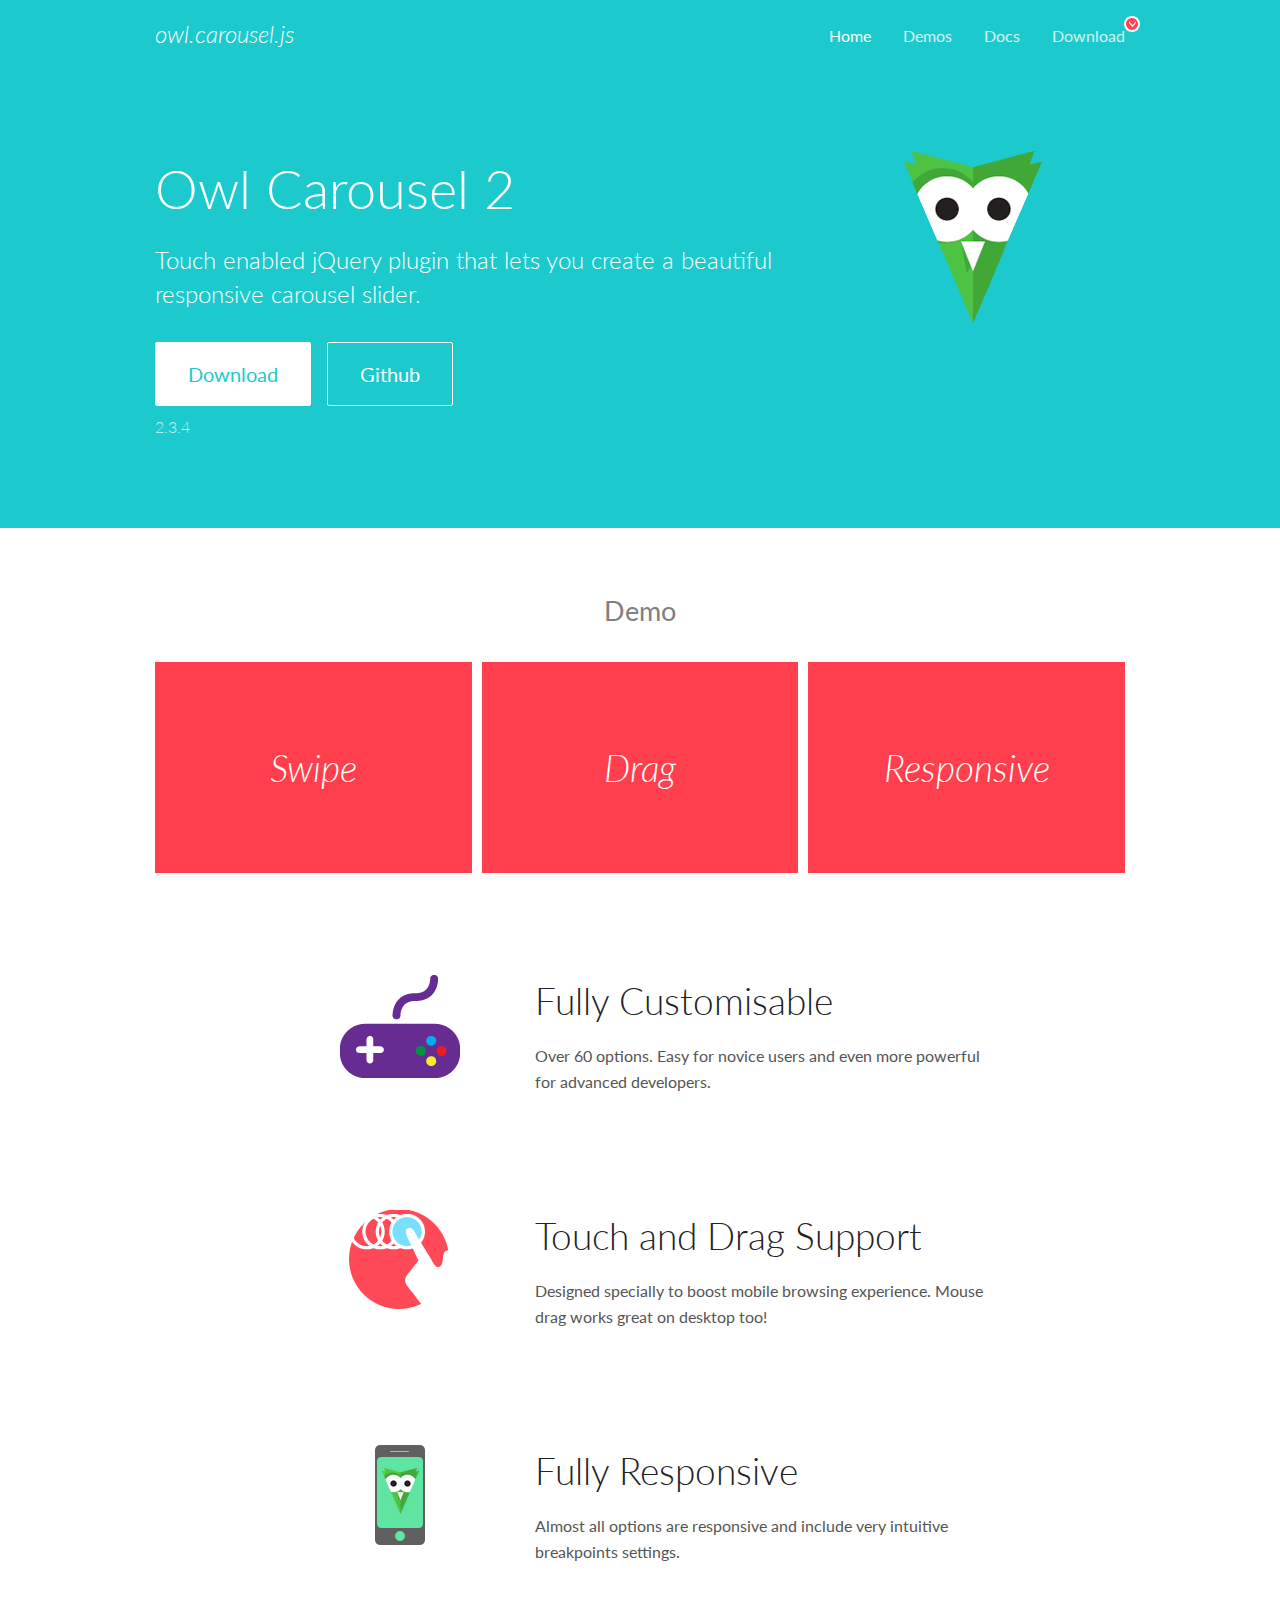
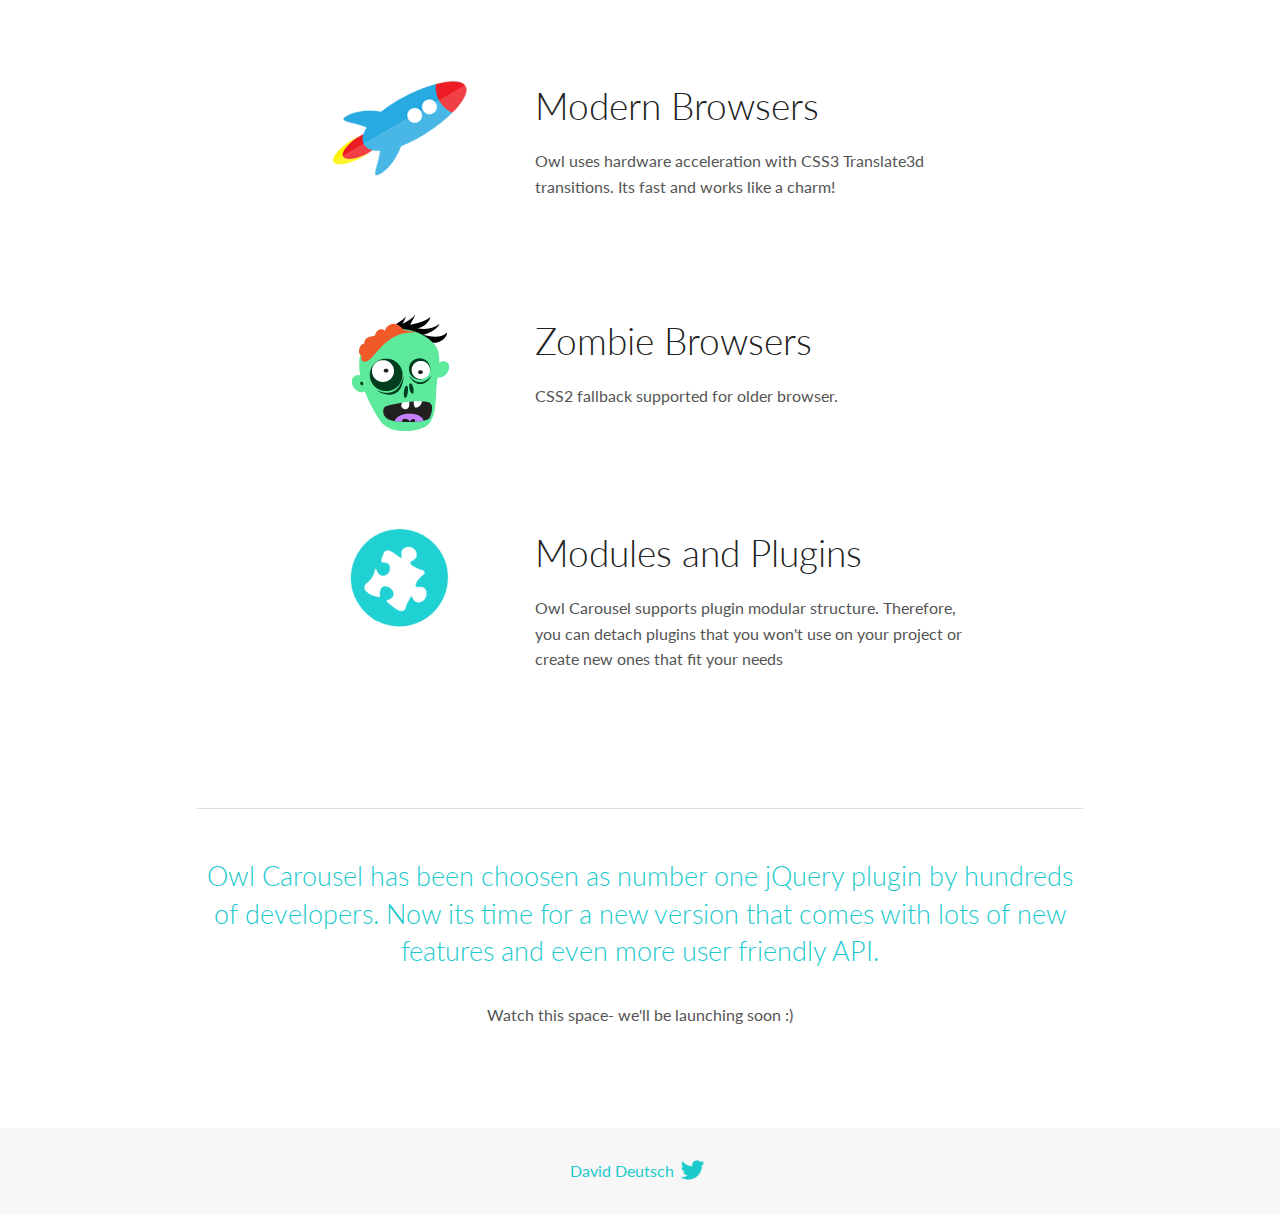
<file: lib/OwlCarousel2-2.3.4/docs/index.html>
<!DOCTYPE html>
<html lang="en">
  <head>

    <!-- head -->
    <meta charset="utf-8">
    <meta name="msapplication-tap-highlight" content="no" />
    <meta name="viewport" content="width=device-width, initial-scale=1.0" />
    <meta name="description" content="Touch enabled jQuery plugin that lets you create beautiful responsive carousel slider.">
    <meta name="author" content="David Deutsch">
    <title>
      Home | Owl Carousel | 2.3.4
    </title>

    <!-- Stylesheets -->
    <link href='https://fonts.googleapis.com/css?family=Lato:300,400,700,400italic,300italic' rel='stylesheet' type='text/css'>
    <link rel="stylesheet" href="assets/css/docs.theme.min.css">

    <!-- Owl Stylesheets -->
    <link rel="stylesheet" href="assets/owlcarousel/assets/owl.carousel.min.css">
    <link rel="stylesheet" href="assets/owlcarousel/assets/owl.theme.default.min.css">

    <!-- HTML5 shim and Respond.js IE8 support of HTML5 elements and media queries -->

    <!--[if lt IE 9]>
      <script src="https://oss.maxcdn.com/libs/html5shiv/3.7.0/html5shiv.js"></script>
      <script src="https://oss.maxcdn.com/libs/respond.js/1.3.0/respond.min.js"></script>
    <![endif]-->

    <!-- Favicons -->
    <link rel="apple-touch-icon-precomposed" sizes="144x144" href="assets/ico/apple-touch-icon-144-precomposed.png">
    <link rel="shortcut icon" href="assets/ico/favicon.png">
    <link rel="shortcut icon" href="favicon.ico">

    <!-- Yeah i know js should not be in header. Its required for demos.-->

    <!-- javascript -->
    <script src="assets/vendors/jquery.min.js"></script>
    <script src="assets/owlcarousel/owl.carousel.js"></script>
  </head>
  <body>

    <!-- header -->
    <header class="header">
      <div class="row">
        <div class="large-12 columns">
          <div class="brand left">
            <h3>
              <a href="/OwlCarousel2/">owl.carousel.js</a> 
            </h3>
          </div>
          <a id="toggle-nav" class="right">
            <span></span> <span></span> <span></span> 
          </a> 
          <div class="nav-bar">
            <ul class="clearfix">
              <li class="active">
                <a href="/OwlCarousel2/index.html">Home</a> 
              </li>
              <li> <a href="/OwlCarousel2/demos/demos.html">Demos</a>  </li>
              <li> <a href="/OwlCarousel2/docs/started-welcome.html">Docs</a>  </li>
              <li>
                <a href="https://github.com/OwlCarousel2/OwlCarousel2/archive/2.3.4.zip">Download</a> 
                <span class="download"></span> 
              </li>
            </ul>
          </div>
        </div>
      </div>
    </header>

    <!-- home panel -->
    <section id="hero">
      <div class="row">
        <div class="large-8 medium-8 columns">
          <h1>Owl Carousel 2</h1>
          <h4>Touch enabled jQuery plugin that lets you create a beautiful responsive carousel slider.</h4>
          <a href="https://github.com/OwlCarousel2/OwlCarousel2/archive/2.3.4.zip" class="hero-button">Download</a> 
          <a href="https://github.com/OwlCarousel2/OwlCarousel2" class="hero-button outline">Github</a> 
          <p>2.3.4</p>
        </div>
        <div class="large-4 medium-4 columns">
          <img class="owl-logo" src="assets/img/owl-logo.png" alt="mr. Owl">
        </div>
      </div>
    </section>

    <!-- body -->
    <div class="home-demo">
      <div class="row">
        <div class="large-12 columns">
          <h3>Demo</h3>
          <div class="owl-carousel">
            <div class="item">
              <h2>Swipe</h2>
            </div>
            <div class="item">
              <h2>Drag</h2>
            </div>
            <div class="item">
              <h2>Responsive</h2>
            </div>
            <div class="item">
              <h2>CSS3</h2>
            </div>
            <div class="item">
              <h2>Fast</h2>
            </div>
            <div class="item">
              <h2>Easy</h2>
            </div>
            <div class="item">
              <h2>Free</h2>
            </div>
            <div class="item">
              <h2>Upgradable</h2>
            </div>
            <div class="item">
              <h2>Tons of options</h2>
            </div>
            <div class="item">
              <h2>Infinity</h2>
            </div>
            <div class="item">
              <h2>Auto Width</h2>
            </div>
          </div>
        </div>
      </div>
    </div>
    <script>
      var owl = $('.owl-carousel');
      owl.owlCarousel({
        margin: 10,
        loop: true,
        responsive: {
          0: {
            items: 1
          },
          600: {
            items: 2
          },
          1000: {
            items: 3
          }
        }
      })
    </script>

    <!-- features -->
    <div id="features">
      <div class="row">
        <div class="small-12 medium-9 small-centered columns">
          <section class="row feature">
            <div class="medium-4 small-12 columns">
              <img src="assets/img/feature-options.png" alt="">
            </div>
            <div class="medium-8 small-12 columns">
              <h2>Fully Customisable</h2>
              <p>Over 60 options. Easy for novice users and even more powerful for advanced developers.</p>
            </div>
          </section>
          <section class="row feature">
            <div class="medium-4 small-12 columns">
              <img src="assets/img/feature-drag.png" alt="">
            </div>
            <div class="medium-8 small-12 columns">
              <h2>Touch and Drag Support</h2>
              <p>Designed specially to boost mobile browsing experience. Mouse drag works great on desktop too!</p>
            </div>
          </section>
          <section class="row feature">
            <div class="medium-4 small-12 columns">
              <img src="assets/img/feature-responsive.png" alt="">
            </div>
            <div class="medium-8 small-12 columns">
              <h2>Fully Responsive</h2>
              <p>Almost all options are responsive and include very intuitive breakpoints settings.</p>
            </div>
          </section>
          <section class="row feature">
            <div class="medium-4 small-12 columns">
              <img src="assets/img/feature-modern.png" alt="">
            </div>
            <div class="medium-8 small-12 columns">
              <h2>Modern Browsers</h2>
              <p>Owl uses hardware acceleration with CSS3 Translate3d transitions. Its fast and works like a charm! </p>
            </div>
          </section>
          <section class="row feature">
            <div class="medium-4 small-12 columns">
              <img src="assets/img/feature-zombie.png" alt="">
            </div>
            <div class="medium-8 small-12 columns">
              <h2>Zombie Browsers</h2>
              <p>CSS2 fallback supported for older browser.</p>
            </div>
          </section>
          <section class="row feature">
            <div class="medium-4 small-12 columns">
              <img src="assets/img/feature-module.png" alt="">
            </div>
            <div class="medium-8 small-12 columns">
              <h2>Modules and Plugins</h2>
              <p>Owl Carousel supports plugin modular structure. Therefore, you can detach plugins that you won&#x27;t use on your project or create new ones that fit your needs</p>
            </div>
          </section>
        </div>
      </div>
    </div>

    <!-- footer -->
    <section id="teaser-text">
      <div class="row">
        <div class="small-12 medium-11 small-centered columns">
          <hr>
          <h3 id="owl-carousel-has-been-choosen-as-number-one-jquery-plugin-by-hundreds-of-developers-now-its-time-for-a-new-version-that-comes-with-lots-of-new-features-and-even-more-user-friendly-api-">Owl Carousel has been choosen as number one jQuery plugin by hundreds of developers. Now its time for a new version that comes with lots of new features and even more user friendly API.</h3>
          <p>Watch this space- we&#39;ll be launching soon :)</p>
        </div>
      </div>
    </section>

    <!-- footer -->
    <footer class="footer">
      <div class="row">
        <div class="large-12 columns">
          <h5>
            <a href="/OwlCarousel2/docs/support-contact.html">David Deutsch</a> 
            <a id="custom-tweet-button" href="https://twitter.com/share?url=https://github.com/OwlCarousel2/OwlCarousel2&text=Owl Carousel - This is so awesome! " target="_blank"></a> 
          </h5>
        </div>
      </div>
    </footer>

    <!-- vendors -->
    <script src="assets/vendors/highlight.js"></script>
    <script src="assets/js/app.js"></script>
  </body>
</html>
</file>
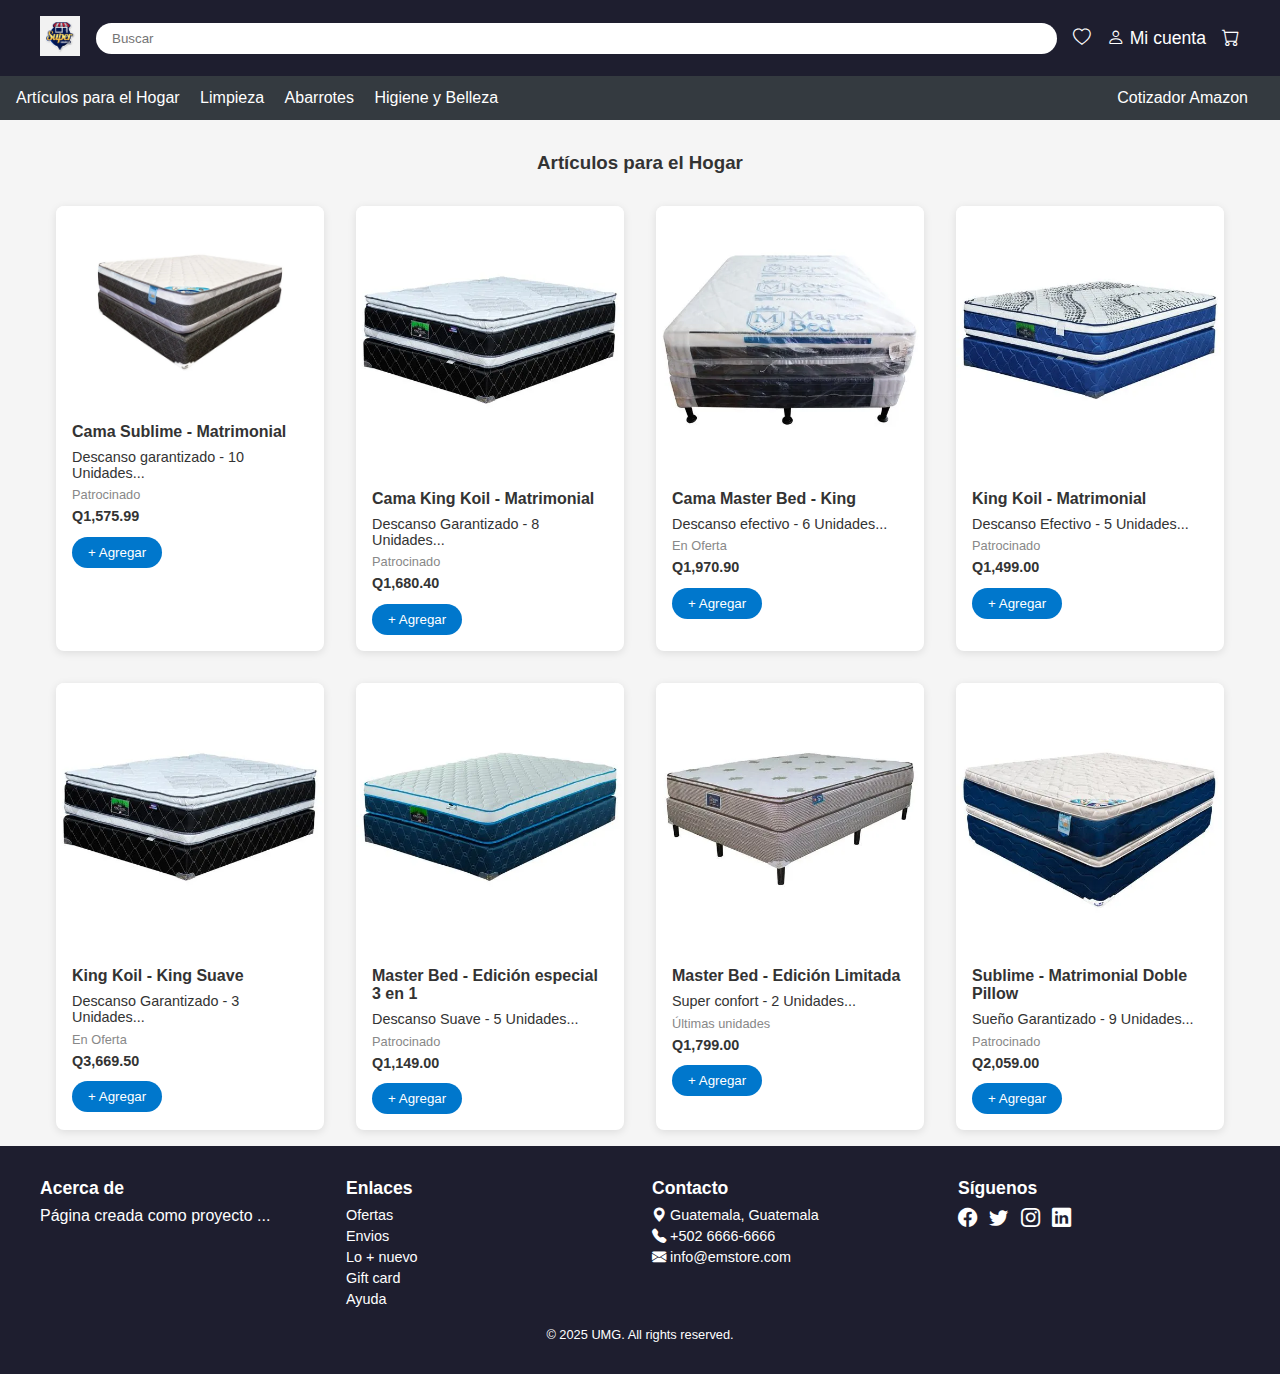
<file: templates/categoria1.html>
<!DOCTYPE html>
<html lang="es">
<head>
  <meta charset="UTF-8" />
  <meta name="viewport" content="width=device-width, initial-scale=1.0" />
  <title>Emmanuel's Store</title>
  <link rel="stylesheet" href="../styles/style.css" />
  <link href="https://cdn.jsdelivr.net/npm/bootstrap-icons@1.10.5/font/bootstrap-icons.css" rel="stylesheet" />
  <link rel="icon" href="../sources/icon.png">
</head>
<body>
  <!-- Top Navbar -->
  <nav class="navbar-top">
    <div class="navbar-container">
      <a href="../index.html" class="logo-link">
        <img src="../sources/supermarket_logo.avif" alt="sp" class="logo" />
      </a>
      <input type="text" class="search-bar" placeholder="Buscar" />
      <div class="icon-group">
        <button class="icon-btn"><i class="bi bi-heart"></i></button>
          <a href="perfil.html">
            <button class="icon-btn"><i class="bi bi-person"></i><span>Mi cuenta</span></button>
          </a>
          <a href="carrito.html">
            <button class="icon-btn"><i class="bi bi-cart"></i></button>
          </a>
      </div>
    </div>
  </nav>
  <!-- Bottom Navbar -->
  <nav class="navbar-bottom">
    <div class="bottom-links">
      <a href="categoria1.html">Artículos para el Hogar</a>
      <a href="categoria2.html">Limpieza</a>
      <a href="categoria3.html">Abarrotes</a>
      <a href="categoria4.html">Higiene y Belleza</a>
    </div>
    <a href="https://www.amazon.com" class="amazon-link">Cotizador Amazon</a>
  </nav>
  <!-- Título -->
  <header class="header">
    <h3>Artículos para el Hogar</h3>
  </header>
  <!-- Productos -->
  <main class="product-grid">
    <!-- Producto 1 -->
    <div class="product-card">
      <img src="../sources/categoria1/1.webp" alt="Cama Sublime" />
      <div class="card-content">
        <h5>Cama Sublime - Matrimonial</h5>
        <p>Descanso garantizado - 10 Unidades...</p>
        <span class="tag">Patrocinado</span>
        <p class="price">Q1,575.99</p>
        <button class="add-btn" onclick="carrito()">+ Agregar</button>
      </div>
    </div>
    <!-- Producto 2 -->
    <div class="product-card">
      <img src="../sources/categoria1/2.webp" alt="Cama King Koil" />
      <div class="card-content">
        <h5>Cama King Koil - Matrimonial</h5>
        <p>Descanso Garantizado - 8 Unidades...</p>
        <span class="tag">Patrocinado</span>
        <p class="price">Q1,680.40</p>
        <button class="add-btn" onclick="carrito()">+ Agregar</button>
      </div>
    </div>
    <!-- Producto 3 -->
    <div class="product-card">
      <img src="../sources/categoria1/3.webp" alt="Cama Master Bed" />
      <div class="card-content">
        <h5>Cama Master Bed - King</h5>
        <p>Descanso efectivo - 6 Unidades...</p>
        <span class="tag">En Oferta</span>
        <p class="price">Q1,970.90</p>
        <button class="add-btn" onclick="carrito()">+ Agregar</button>
      </div>
    </div>
    <!-- Producto 4 -->
    <div class="product-card">
      <img src="../sources/categoria1/4.webp" alt="King Koil Matrimonial" />
      <div class="card-content">
        <h5>King Koil - Matrimonial</h5>
        <p>Descanso Efectivo - 5 Unidades...</p>
        <span class="tag">Patrocinado</span>
        <p class="price">Q1,499.00</p>
        <button class="add-btn" onclick="carrito()">+ Agregar</button>
      </div>
    </div>
    <!-- Producto 5 -->
    <div class="product-card">
      <img src="../sources/categoria1/5.webp" alt="King Koil King Suave" />
      <div class="card-content">
        <h5>King Koil - King Suave</h5>
        <p>Descanso Garantizado - 3 Unidades...</p>
        <span class="tag">En Oferta</span>
        <p class="price">Q3,669.50</p>
        <button class="add-btn" onclick="carrito()">+ Agregar</button>
      </div>
    </div>
    <!-- Producto 6 -->
    <div class="product-card">
      <img src="../sources/categoria1/6.webp" alt="Master Bed 3 en 1" />
      <div class="card-content">
        <h5>Master Bed - Edición especial 3 en 1</h5>
        <p>Descanso Suave - 5 Unidades...</p>
        <span class="tag">Patrocinado</span>
        <p class="price">Q1,149.00</p>
        <button class="add-btn" onclick="carrito()">+ Agregar</button>
      </div>
    </div>
    <!-- Producto 7 -->
    <div class="product-card">
      <img src="../sources/categoria1/7.webp" alt="Master Bed Limitada" />
      <div class="card-content">
        <h5>Master Bed - Edición Limitada</h5>
        <p>Super confort - 2 Unidades...</p>
        <span class="tag">Últimas unidades</span>
        <p class="price">Q1,799.00</p>
        <button class="add-btn" onclick="carrito()">+ Agregar</button>
      </div>
    </div>
    <!-- Producto 8 -->
    <div class="product-card">
      <img src="../sources/categoria1/8.webp" alt="Sublime Pillow" />
      <div class="card-content">
        <h5>Sublime - Matrimonial Doble Pillow</h5>
        <p>Sueño Garantizado - 9 Unidades...</p>
        <span class="tag">Patrocinado</span>
        <p class="price">Q2,059.00</p>
        <button class="add-btn" onclick="carrito()">+ Agregar</button>
      </div>
    </div>
  </main>
  <!-- Footer -->
  <footer class="footer">
    <div class="footer-content">
      <div class="footer-section">
        <h5>Acerca de</h5>
        <p>Página creada como proyecto ...</p>
      </div>
      <div class="footer-section">
        <h5>Enlaces</h5>
        <ul>
          <li><a href="#">Ofertas</a></li>
          <li><a href="#">Envios</a></li>
          <li><a href="#">Lo + nuevo</a></li>
          <li><a href="#">Gift card</a></li>
          <li><a href="#">Ayuda</a></li>
        </ul>
      </div>
      <div class="footer-section">
        <h5>Contacto</h5>
        <ul>
          <li><i class="bi bi-geo-alt-fill"></i> Guatemala, Guatemala</li>
          <li><i class="bi bi-telephone-fill"></i> +502 6666-6666</li>
          <li><i class="bi bi-envelope-fill"></i> info@emstore.com</li>
        </ul>
      </div>
      <div class="footer-section">
        <h5>Síguenos</h5>
        <div class="social-icons">
          <a href="#"><i class="bi bi-facebook"></i></a>
          <a href="#"><i class="bi bi-twitter"></i></a>
          <a href="#"><i class="bi bi-instagram"></i></a>
          <a href="#"><i class="bi bi-linkedin"></i></a>
        </div>
      </div>
    </div>
    <div class="footer-bottom">
      &copy; 2025 UMG. All rights reserved.
    </div>
  </footer>
  <script src="../script/script.js"></script>
</body>
</html>
</file>
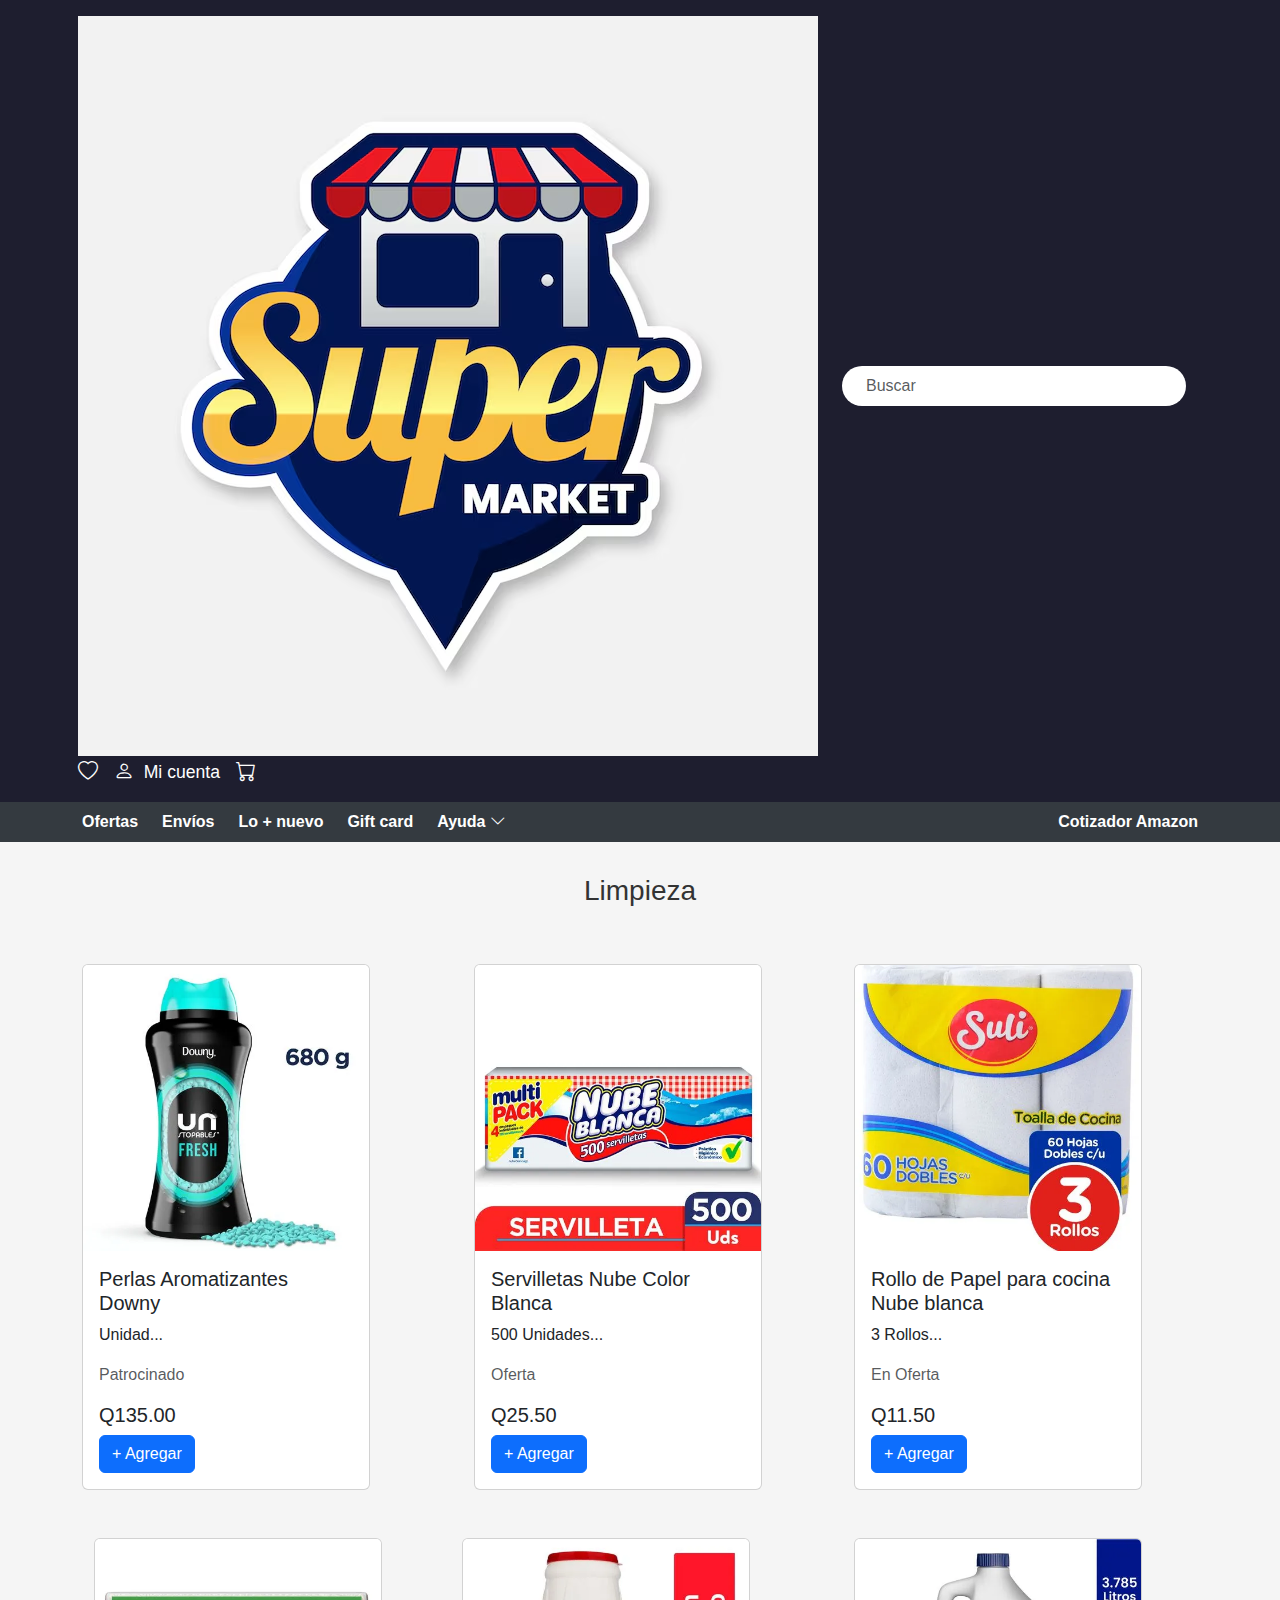
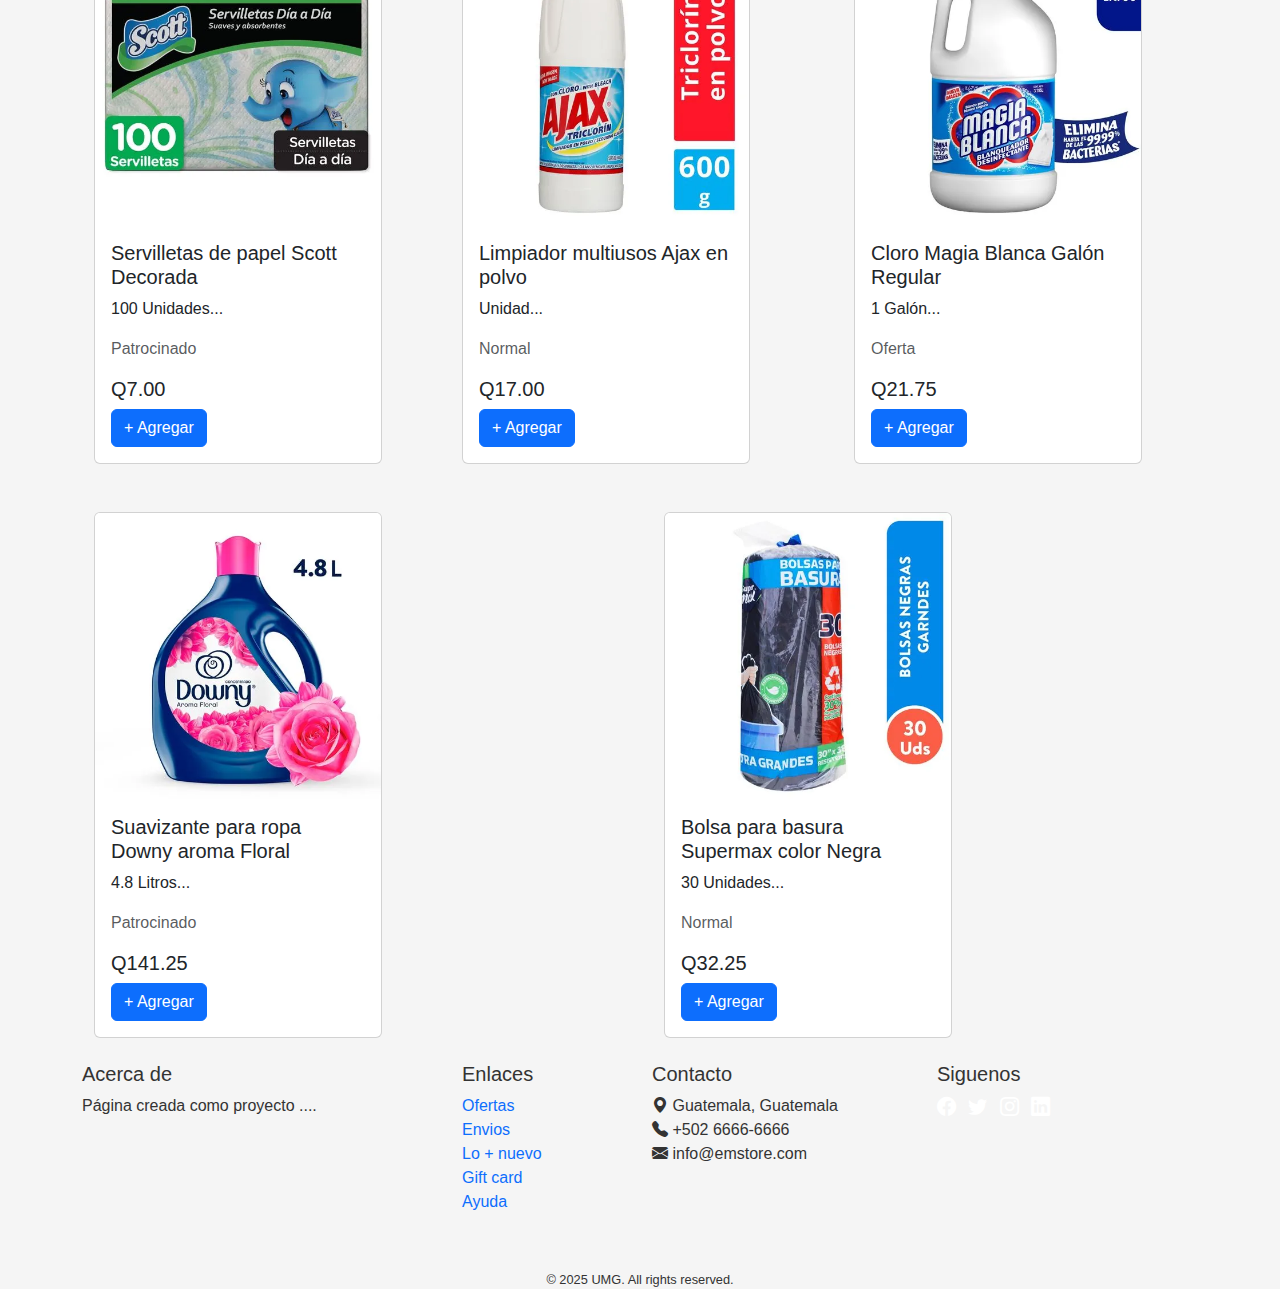
<file: templates/categoria2.html>
<!DOCTYPE html>
<html lang="es">
	<head>
		<meta charset="UTF-8">
		<meta name="viewport" content="width=device-width, initial-scale=1.0">
		<!-- Bootstrap Framework -->
    <link href="https://cdn.jsdelivr.net/npm/bootstrap-icons@1.10.5/font/bootstrap-icons.css" rel="stylesheet">
    <link rel="stylesheet" href="../lib/bootstrap/css/bootstrap.css">
    <!-- Stylesheet -->
    <link rel="stylesheet" href="../styles/style.css">
    <title>Emmanuel's Store</title>
	</head>
	<body>

		<!-- Top Navbar -->
    <nav class="navbar navbar-top py-2">
      <div class="container d-flex justify-content-between align-items-center p-2">
				<a href="../index.html">
					<div class="d-flex align-items-center">
						<img src="../sources/supermarket_logo.avif" alt="sp" class="sp-logo me-2">
					</div>
				</a>

        <div class="flex-grow-1 mx-3">
          <input type="text" class="form-control search-bar px-4" placeholder="Buscar">
        </div>
        <div class="d-flex align-items-center gap-3">
          <button class="icon-btn"><i class="bi bi-heart fs-5"></i></button>
          <button class="icon-btn"><i class="bi bi-person fs-5"></i> <span class="text-white">Mi cuenta</span></button>
          <button class="icon-btn"><i class="bi bi-cart fs-5"></i></button>
        </div>
      </div>
    </nav>

    <!-- Bottom Navbar -->
    <nav class="navbar navbar-bottom py-2">
      <div class="container d-flex justify-content-between align-items-center">
        <div class="d-flex gap-4">
          <a href="#" class="text-white fw-semibold text-decoration-none">Ofertas</a>
          <a href="#" class="text-white fw-semibold text-decoration-none">Envíos</a>
          <a href="#" class="text-white fw-semibold text-decoration-none">Lo + nuevo</a>
          <a href="#" class="text-white fw-semibold text-decoration-none">Gift card</a>
          <a href="#" class="text-white fw-semibold text-decoration-none">Ayuda <i class="bi bi-chevron-down"></i></a>
        </div>
        <div class="d-flex gap-3 align-items-center">
          <a href="https://www.amazon.com/?&tag=googleglobalp-20&ref=pd_sl_7nnedyywlk_e&adgrpid=159651196451&hvpone=&hvptwo=&hvadid=675114638367&hvpos=&hvnetw=g&hvrand=7450668258980448716&hvqmt=e&hvdev=c&hvdvcmdl=&hvlocint=&hvlocphy=9069801&hvtargid=kwd-10573980&hydadcr=2246_13468515" class="text-white fw-semibold text-decoration-none">Cotizador Amazon</a>
        </div>
      </div>
    </nav>
		<!-- Titulo -->
		<div class="container mt-3 pt-3">
			<div class="row">
				<div class="col text-center">
					<h3>Limpieza</h3>
				</div>
			</div>
		</div>
		<!-- Productos -->
		<div class="container">
			<div class="row centrado">
				<!-- Producto 1 -->
				<div class="col">
					<div class="mt-5">
						<div class="card" style="width: 18rem;">
							<img src="../sources/categoria2/1.webp" class="card-img-top" alt="Toallas Húmedas Huggies">
							<div class="card-body">
								<h5 class="card-title">Perlas Aromatizantes Downy</h5>
								<p class="card-text">Unidad...</p>
								<p class="text-muted">Patrocinado</p>
								<h5 class="card-price">Q135.00</h5>
								<button class="btn btn-primary">+ Agregar</button>
							</div>
						</div>
					</div>
				</div>
				<!-- Producto 2 -->
				<div class="col">
					<div class="container mt-5">
						<div class="card" style="width: 18rem;">
							<img src="../sources/categoria2/2.webp" class="card-img-top" alt="Toallas Húmedas Huggies">
							<div class="card-body">
								<h5 class="card-title">Servilletas Nube Color Blanca</h5>
								<p class="card-text">500 Unidades...</p>
								<p class="text-muted">Oferta</p>
								<h5 class="card-price">Q25.50</h5>
								<button class="btn btn-primary">+ Agregar</button>
							</div>
						</div>
					</div>
				</div>
				<!-- Producto 3 -->
				<div class="col">
					<div class="container mt-5">
						<div class="card" style="width: 18rem;">
							<img src="../sources/categoria2/3.webp" class="card-img-top" alt="Toallas Húmedas Huggies">
							<div class="card-body">
								<h5 class="card-title">Rollo de Papel para cocina Nube blanca</h5>
								<p class="card-text">3 Rollos...</p>
								<p class="text-muted">En Oferta</p>
								<h5 class="card-price">Q11.50</h5>
								<button class="btn btn-primary">+ Agregar</button>
							</div>
						</div>
					</div>
				</div>
				<!-- Producto 4 -->
				<div class="col">
					<div class="container mt-5">
						<div class="card" style="width: 18rem;">
							<img src="../sources/categoria2/4.webp" class="card-img-top" alt="Toallas Húmedas Huggies">
							<div class="card-body">
								<h5 class="card-title">Servilletas de papel Scott Decorada</h5>
								<p class="card-text">100 Unidades...</p>
								<p class="text-muted">Patrocinado</p>
								<h5 class="card-price">Q7.00</h5>
								<button class="btn btn-primary">+ Agregar</button>
							</div>
						</div>
					</div>
				</div>
				<!-- Producto 5 -->
				<div class="col">
					<div class="mt-5">
						<div class="card" style="width: 18rem;">
							<img src="../sources/categoria2/5.webp" class="card-img-top" alt="Toallas Húmedas Huggies">
							<div class="card-body">
								<h5 class="card-title">Limpiador multiusos Ajax en polvo</h5>
								<p class="card-text">Unidad...</p>
								<p class="text-muted">Normal</p>
								<h5 class="card-price">Q17.00</h5>
								<button class="btn btn-primary">+ Agregar</button>
							</div>
						</div>
					</div>
				</div>
				<!-- Producto 6 -->
				<div class="col">
					<div class="container mt-5">
						<div class="card" style="width: 18rem;">
							<img src="../sources/categoria2/6.webp" class="card-img-top" alt="Toallas Húmedas Huggies">
							<div class="card-body">
								<h5 class="card-title">Cloro Magia Blanca Galón Regular</h5>
								<p class="card-text">1 Galón...</p>
								<p class="text-muted">Oferta</p>
								<h5 class="card-price">Q21.75</h5>
								<button class="btn btn-primary">+ Agregar</button>
							</div>
						</div>
					</div>
				</div>
				<!-- Producto 7 -->
				<div class="col">
					<div class="container mt-5">
						<div class="card" style="width: 18rem;">
							<img src="../sources/categoria2/7.webp" class="card-img-top" alt="Toallas Húmedas Huggies">
							<div class="card-body">
								<h5 class="card-title">Suavizante para ropa Downy aroma Floral</h5>
								<p class="card-text">4.8 Litros...</p>
								<p class="text-muted">Patrocinado</p>
								<h5 class="card-price">Q141.25</h5>
								<button class="btn btn-primary">+ Agregar</button>
							</div>
						</div>
					</div>
				</div>
				<!-- Producto 8 -->
				<div class="col">
					<div class="container mt-5">
						<div class="card" style="width: 18rem;">
							<img src="../sources/categoria2/8.webp" class="card-img-top" alt="Toallas Húmedas Huggies">
							<div class="card-body">
								<h5 class="card-title">Bolsa para basura Supermax color Negra</h5>
								<p class="card-text">30 Unidades...</p>
								<p class="text-muted">Normal</p>
								<h5 class="card-price">Q32.25</h5>
								<button class="btn btn-primary">+ Agregar</button>
							</div>
						</div>
					</div>
				</div>
			</div>
		</div>
		<br>
    <!-- Footer -->
    <footer>
      <div class="container">
        <div class="row gy-4">
          <div class="col-12 col-md-4">
            <h5 class="footer-title">Acerca de</h5>
            <p>
              Página creada como proyecto ....
            </p>
          </div>
          <div class="col-6 col-md-2">
            <h5 class="footer-title">Enlaces</h5>
            <ul class="list-unstyled">
              <li><a href="#">Ofertas</a></li>
              <li><a href="#">Envios</a></li>
              <li><a href="#">Lo + nuevo</a></li>
              <li><a href="#">Gift card</a></li>
              <li><a href="#">Ayuda</a></li>
            </ul>
          </div>
          <div class="col-6 col-md-3">
            <h5 class="footer-title">Contacto</h5>
            <ul class="list-unstyled">
              <li><i class="bi bi-geo-alt-fill"></i> Guatemala, Guatemala</li>
              <li><i class="bi bi-telephone-fill"></i> +502 6666-6666</li>
              <li><i class="bi bi-envelope-fill"></i> info@emstore.com</li>
            </ul>
          </div>
          <div class="col-12 col-md-3">
            <h5 class="footer-title">Siguenos</h5>
            <div class="social-icons">
              <a href="#" aria-label="Facebook"><i class="bi bi-facebook"></i></a>
              <a href="#" aria-label="Twitter"><i class="bi bi-twitter"></i></a>
              <a href="#" aria-label="Instagram"><i class="bi bi-instagram"></i></a>
              <a href="#" aria-label="LinkedIn"><i class="bi bi-linkedin"></i></a>
            </div>
          </div>
        </div>
        <div class="footer-bottom mt-4">
          &copy; 2025 UMG. All rights reserved.
        </div>
      </div>
    </footer>

    <!-- JQuery Framework -->
    <script src="https://ajax.googleapis.com/ajax/libs/jquery/3.7.1/jquery.min.js"></script>
    <!-- Owl Carousel JS Framework -->
    <script src="../lib/OwlCarousel2-2.3.4/dist/owl.carousel.js"></script>
    <script src="../lib/bootstrap/js/bootstrap.js"></script>
    <script src="../script/script.js"></script>
	</body>
</html>
</file>
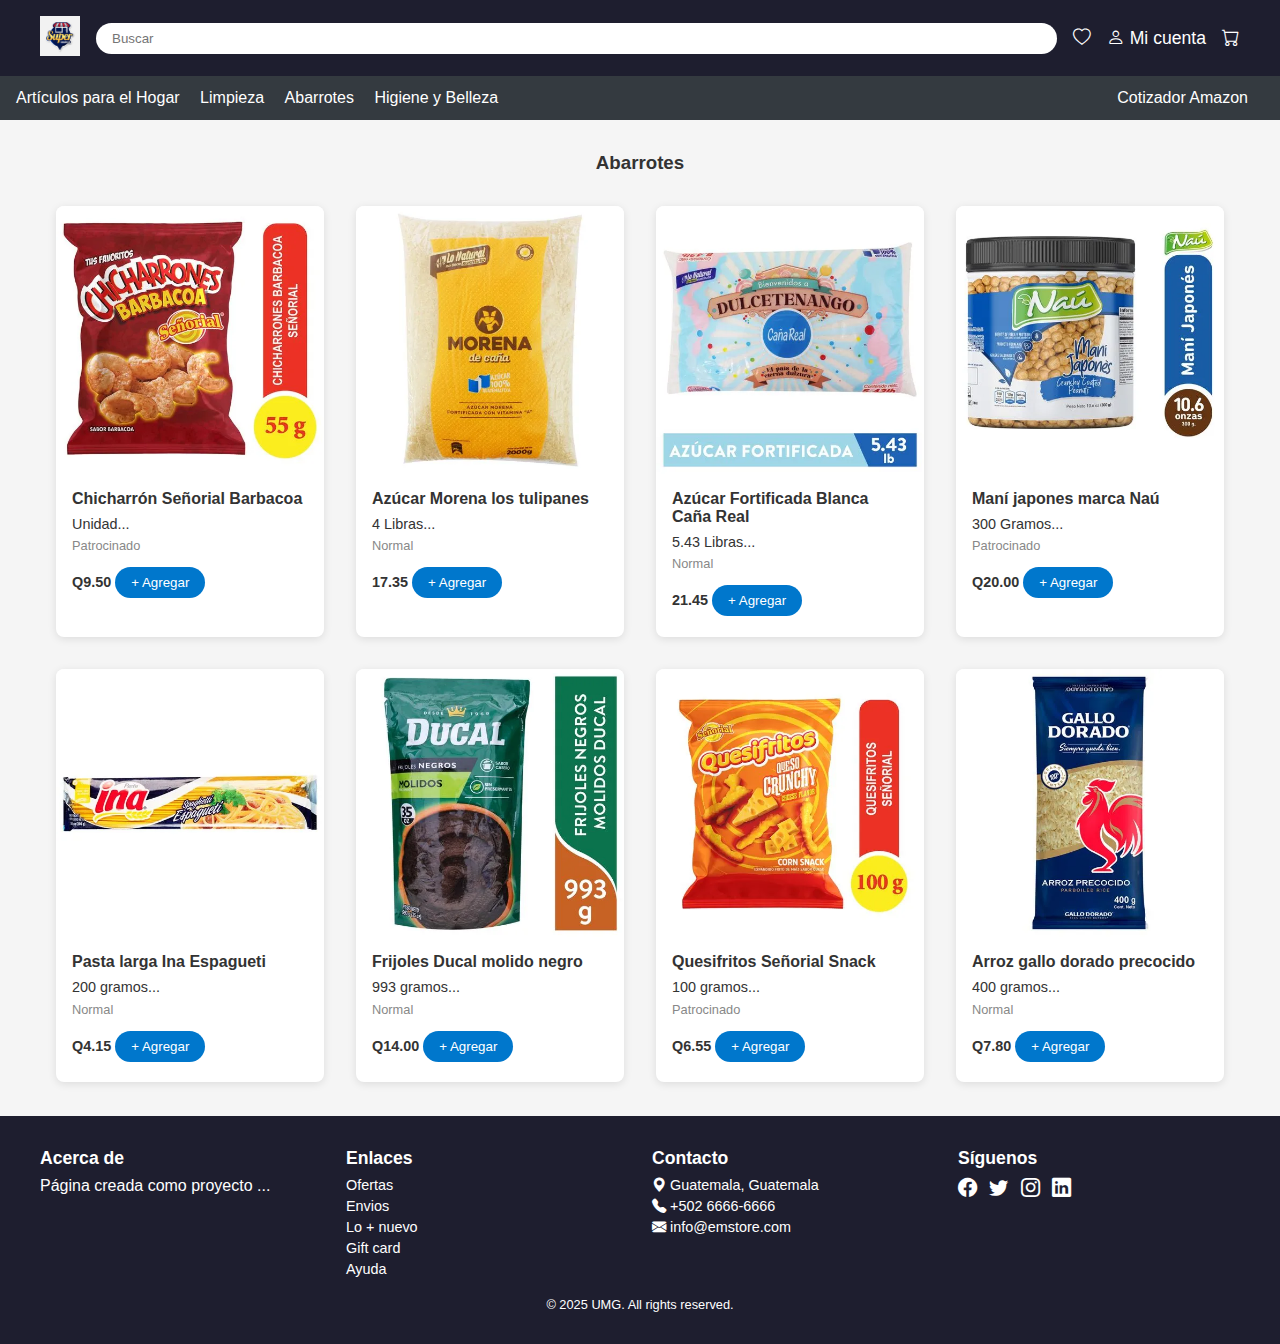
<file: templates/categoria3.html>
<!DOCTYPE html>
<html lang="es">
	<head>
		<meta charset="UTF-8" />
		<meta name="viewport" content="width=device-width, initial-scale=1.0" />
		<title>Emmanuel's Store</title>
		<link rel="stylesheet" href="../styles/style.css" />
		<link href="https://cdn.jsdelivr.net/npm/bootstrap-icons@1.10.5/font/bootstrap-icons.css" rel="stylesheet" />
        <link rel="icon" href="../sources/icon.png">
	</head>
	<body>
		<!-- Top Navbar -->
		<nav class="navbar-top">
			<div class="navbar-container">
				<a href="../index.html" class="logo-link">
					<img src="../sources/supermarket_logo.avif" alt="sp" class="logo" />
				</a>
				<input type="text" class="search-bar" placeholder="Buscar" />
				<div class="icon-group">
					<button class="icon-btn"><i class="bi bi-heart"></i></button>
					<a href="perfil.html">
						<button class="icon-btn"><i class="bi bi-person"></i><span>Mi cuenta</span></button>
					</a>
					<a href="carrito.html">
            			<button class="icon-btn"><i class="bi bi-cart"></i></button>
          			</a>
				</div>
			</div>
		</nav>
		<!-- Bottom Navbar -->
		<nav class="navbar-bottom">
			<div class="bottom-links">
				<a href="categoria1.html">Artículos para el Hogar</a>
				<a href="categoria2.html">Limpieza</a>
				<a href="categoria3.html">Abarrotes</a>
				<a href="categoria4.html">Higiene y Belleza</a>
			</div>
			<a href="https://www.amazon.com" class="amazon-link">Cotizador Amazon</a>
		</nav>
		<!-- Título -->
		<header class="header">
			<h3>Abarrotes</h3>
		</header>
		<main class="product-grid">
			<!-- Producto 1 -->
			<div class="product-card">
				<img src="../sources/categoria3/1.webp" alt="Cama Sublime" />
				<div class="card-content">
                    <h5>Chicharrón Señorial Barbacoa</h5>
                    <p>Unidad...</p>
                    <span class="tag">Patrocinado</span>
                    <p class="price">Q9.50</h5>
                    <button class="add-btn" onclick="carrito()">+ Agregar</button>
				</div>
			</div>
			<!-- Producto 2 -->
			<div class="product-card">
				<img src="../sources/categoria3/2.webp" alt="Cama Sublime" />
				<div class="card-content">
                    <h5>Azúcar Morena los tulipanes</h5>
                    <p>4 Libras...</p>
                    <span class="tag">Normal</span>
                    <p class="price">17.35</h5>
                    <button class="add-btn" onclick="carrito()">+ Agregar</button>
				</div>
			</div>
			<!-- Producto 3 -->
			<div class="product-card">
				<img src="../sources/categoria3/3.webp" alt="Cama Sublime" />
				<div class="card-content">
                    <h5>Azúcar Fortificada Blanca Caña Real</h5>
                    <p>5.43 Libras...</p>
                    <span class="tag">Normal</span>
                    <p class="price">21.45</h5>
                    <button class="add-btn" onclick="carrito()">+ Agregar</button>
				</div>
			</div>
			<!-- Producto 4 -->
			<div class="product-card">
				<img src="../sources/categoria3/4.webp" alt="Cama Sublime" />
				<div class="card-content">
                    <h5>Maní japones marca Naú</h5>
                    <p>300 Gramos...</p>
                    <span class="tag">Patrocinado</span>
                    <p class="price">Q20.00</h5>
                    <button class="add-btn" onclick="carrito()">+ Agregar</button>
				</div>
			</div>
			<!-- Producto 5 -->
			<div class="product-card">
				<img src="../sources/categoria3/5.webp" alt="Cama Sublime" />
				<div class="card-content">
                    <h5>Pasta larga Ina Espagueti</h5>
                    <p>200 gramos...</p>
                    <span class="tag">Normal</span>
                    <p class="price">Q4.15</h5>
                    <button class="add-btn" onclick="carrito()">+ Agregar</button>
				</div>
			</div>
			<!-- Producto 6 -->
			<div class="product-card">
				<img src="../sources/categoria3/6.webp" alt="Cama Sublime" />
				<div class="card-content">
                    <h5>Frijoles Ducal molido negro</h5>
                    <p>993 gramos...</p>
                    <span class="tag">Normal</span>
                    <p class="price">Q14.00</h5>
                    <button class="add-btn" onclick="carrito()">+ Agregar</button>
				</div>
			</div>
			<!-- Producto 7 -->
			<div class="product-card">
				<img src="../sources/categoria3/7.webp" alt="Cama Sublime" />
				<div class="card-content">
                    <h5>Quesifritos Señorial Snack</h5>
                    <p>100 gramos...</p>
                    <span class="tag">Patrocinado</span>
                    <p class="price">Q6.55</h5>
                    <button class="add-btn" onclick="carrito()">+ Agregar</button>
				</div>
			</div>
			<!-- Producto 8 -->
			<div class="product-card">
				<img src="../sources/categoria3/8.webp" alt="Cama Sublime" />
				<div class="card-content">
                    <h5>Arroz gallo dorado precocido</h5>
                    <p>400 gramos...</p>
                    <span class="tag">Normal</span>
                    <p class="price">Q7.80</h5>
                    <button class="add-btn" onclick="carrito()">+ Agregar</button>
				</div>
			</div>
		</main>
		<br>
		<!-- Footer -->
		<footer class="footer">
			<div class="footer-content">
				<div class="footer-section">
					<h5>Acerca de</h5>
					<p>Página creada como proyecto ...</p>
				</div>
				<div class="footer-section">
					<h5>Enlaces</h5>
					<ul>
						<li><a href="#">Ofertas</a></li>
						<li><a href="#">Envios</a></li>
						<li><a href="#">Lo + nuevo</a></li>
						<li><a href="#">Gift card</a></li>
						<li><a href="#">Ayuda</a></li>
					</ul>
				</div>
				<div class="footer-section">
					<h5>Contacto</h5>
					<ul>
						<li><i class="bi bi-geo-alt-fill"></i> Guatemala, Guatemala</li>
						<li><i class="bi bi-telephone-fill"></i> +502 6666-6666</li>
						<li><i class="bi bi-envelope-fill"></i> info@emstore.com</li>
					</ul>
				</div>
				<div class="footer-section">
					<h5>Síguenos</h5>
					<div class="social-icons">
						<a href="#"><i class="bi bi-facebook"></i></a>
						<a href="#"><i class="bi bi-twitter"></i></a>
						<a href="#"><i class="bi bi-instagram"></i></a>
						<a href="#"><i class="bi bi-linkedin"></i></a>
					</div>
				</div>
			</div>
			<div class="footer-bottom">
				&copy; 2025 UMG. All rights reserved.
			</div>
		</footer>
		<script src="../script/script.js"></script>
	</body>
</html>
</file>
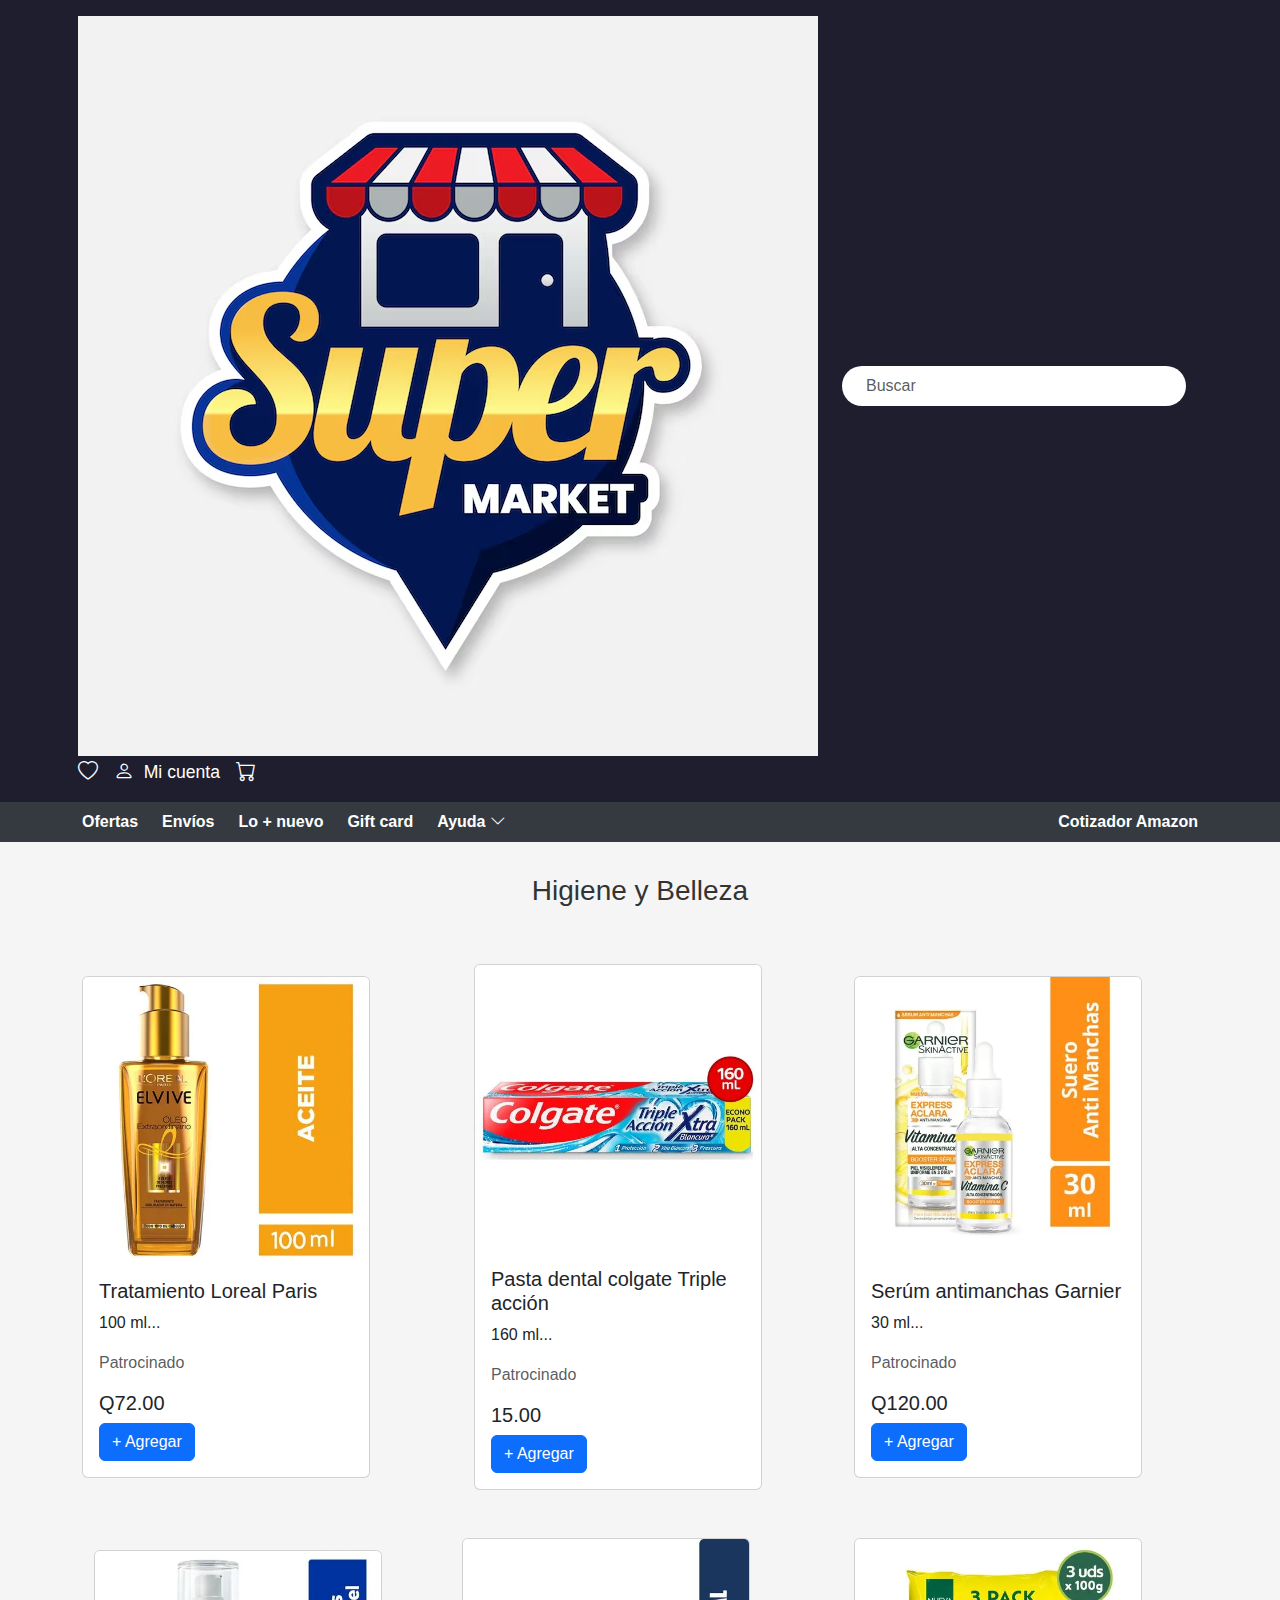
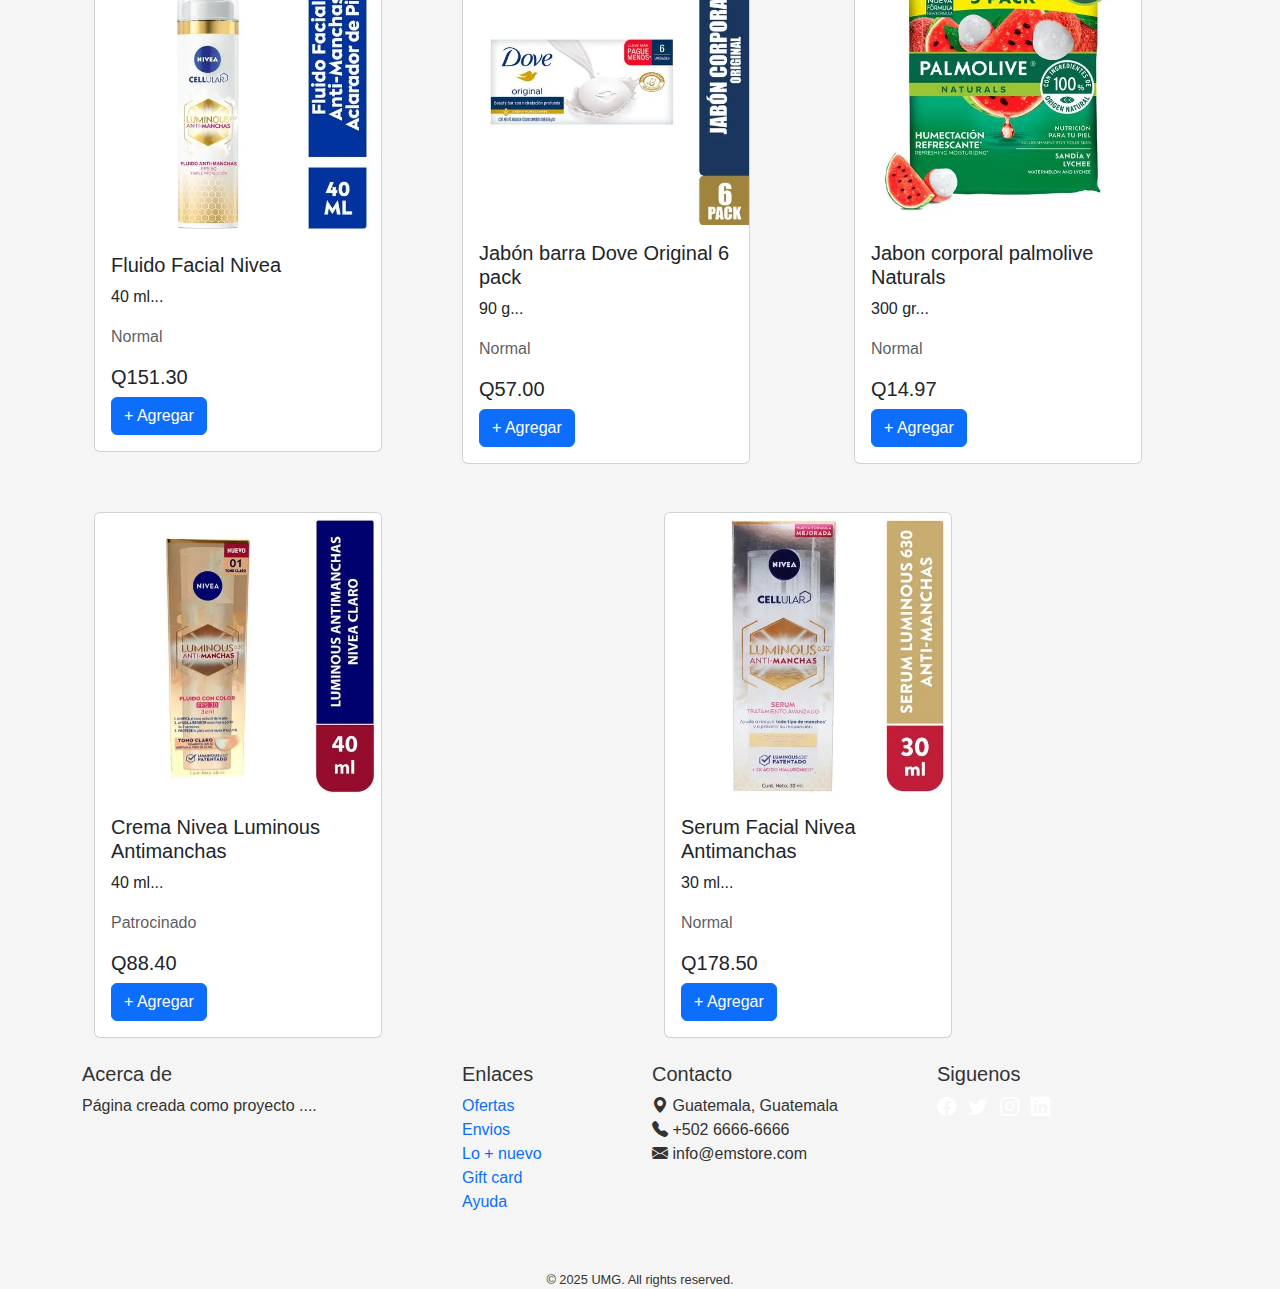
<file: templates/categoria4.html>
<!DOCTYPE html>
<html lang="es">
	<head>
		<meta charset="UTF-8">
		<meta name="viewport" content="width=device-width, initial-scale=1.0">
		<!-- Bootstrap Framework -->
        <link href="https://cdn.jsdelivr.net/npm/bootstrap-icons@1.10.5/font/bootstrap-icons.css" rel="stylesheet">
        <link rel="stylesheet" href="../lib/bootstrap/css/bootstrap.css">
        <!-- Stylesheet -->
        <link rel="stylesheet" href="../styles/style.css">
        <title>Emmanuel's Store</title>
	</head>
	<body>

        <!-- Top Navbar -->
        <nav class="navbar navbar-top py-2">
            <div class="container d-flex justify-content-between align-items-center p-2">
                <a href="../index.html">
                    <div class="d-flex align-items-center">
                        <img src="../sources/supermarket_logo.avif" alt="sp" class="sp-logo me-2">
                    </div>
                </a>

                <div class="flex-grow-1 mx-3">
                <input type="text" class="form-control search-bar px-4" placeholder="Buscar">
                </div>
                <div class="d-flex align-items-center gap-3">
                <button class="icon-btn"><i class="bi bi-heart fs-5"></i></button>
                <button class="icon-btn"><i class="bi bi-person fs-5"></i> <span class="text-white">Mi cuenta</span></button>
                <button class="icon-btn"><i class="bi bi-cart fs-5"></i></button>
                </div>
            </div>
        </nav>

        <!-- Bottom Navbar -->
        <nav class="navbar navbar-bottom py-2">
            <div class="container d-flex justify-content-between align-items-center">
                <div class="d-flex gap-4">
                    <a href="#" class="text-white fw-semibold text-decoration-none">Ofertas</a>
                    <a href="#" class="text-white fw-semibold text-decoration-none">Envíos</a>
                    <a href="#" class="text-white fw-semibold text-decoration-none">Lo + nuevo</a>
                    <a href="#" class="text-white fw-semibold text-decoration-none">Gift card</a>
                    <a href="#" class="text-white fw-semibold text-decoration-none">Ayuda <i class="bi bi-chevron-down"></i></a>
                </div>
                <div class="d-flex gap-3 align-items-center">
                    <a href="https://www.amazon.com/?&tag=googleglobalp-20&ref=pd_sl_7nnedyywlk_e&adgrpid=159651196451&hvpone=&hvptwo=&hvadid=675114638367&hvpos=&hvnetw=g&hvrand=7450668258980448716&hvqmt=e&hvdev=c&hvdvcmdl=&hvlocint=&hvlocphy=9069801&hvtargid=kwd-10573980&hydadcr=2246_13468515" class="text-white fw-semibold text-decoration-none">Cotizador Amazon</a>
                </div>
            </div>
        </nav>
        <!-- Titulo -->
        <div class="container mt-3 pt-3">
            <div class="row">
                <div class="col text-center">
                    <h3>Higiene y Belleza</h3>
                </div>
            </div>
        </div>
        <!-- Productos -->
        <div class="container">
            <div class="row centrado">
                <!-- Producto 1 -->
                <div class="col">
                    <div class="mt-5">
                        <div class="card" style="width: 18rem;">
                            <img src="../sources/categoria4/1.webp" class="card-img-top" alt="Toallas Húmedas Huggies">
                            <div class="card-body">
                                <h5 class="card-title">Tratamiento Loreal Paris</h5>
                                <p class="card-text">100 ml...</p>
                                <p class="text-muted">Patrocinado</p>
                                <h5 class="card-price">Q72.00</h5>
                                <button class="btn btn-primary">+ Agregar</button>
                            </div>
                        </div>
                    </div>
                </div>
                <!-- Producto 2 -->
                <div class="col">
                    <div class="container mt-5">
                        <div class="card" style="width: 18rem;">
                            <img src="../sources/categoria4/2.webp" class="card-img-top" alt="Toallas Húmedas Huggies">
                            <div class="card-body">
                                <h5 class="card-title">Pasta dental colgate Triple acción</h5>
                                <p class="card-text">160 ml...</p>
                                <p class="text-muted">Patrocinado</p>
                                <h5 class="card-price">15.00</h5>
                                <button class="btn btn-primary">+ Agregar</button>
                            </div>
                        </div>
                    </div>
                </div>
                <!-- Producto 3 -->
                <div class="col">
                    <div class="container mt-5">
                        <div class="card" style="width: 18rem;">
                            <img src="../sources/categoria4/3.webp" class="card-img-top" alt="Toallas Húmedas Huggies">
                            <div class="card-body">
                                <h5 class="card-title">Serúm antimanchas Garnier</h5>
                                <p class="card-text">30 ml...</p>
                                <p class="text-muted">Patrocinado</p>
                                <h5 class="card-price">Q120.00</h5>
                                <button class="btn btn-primary">+ Agregar</button>
                            </div>
                        </div>
                    </div>
                </div>
                <!-- Producto 4 -->
                <div class="col">
                    <div class="container mt-5">
                        <div class="card" style="width: 18rem;">
                            <img src="../sources/categoria4/4.webp" class="card-img-top" alt="Toallas Húmedas Huggies">
                            <div class="card-body">
                                <h5 class="card-title">Fluido Facial Nivea</h5>
                                <p class="card-text">40 ml...</p>
                                <p class="text-muted">Normal</p>
                                <h5 class="card-price">Q151.30</h5>
                                <button class="btn btn-primary">+ Agregar</button>
                            </div>
                        </div>
                    </div>
                </div>
                <!-- Producto 5 -->
                <div class="col">
                    <div class="mt-5">
                        <div class="card" style="width: 18rem;">
                            <img src="../sources/categoria4/5.webp" class="card-img-top" alt="Toallas Húmedas Huggies">
                            <div class="card-body">
                                <h5 class="card-title">Jabón barra Dove Original 6 pack</h5>
                                <p class="card-text">90 g...</p>
                                <p class="text-muted">Normal</p>
                                <h5 class="card-price">Q57.00</h5>
                                <button class="btn btn-primary">+ Agregar</button>
                            </div>
                        </div>
                    </div>
                </div>
                <!-- Producto 6 -->
                <div class="col">
                    <div class="container mt-5">
                        <div class="card" style="width: 18rem;">
                            <img src="../sources/categoria4/6.webp" class="card-img-top" alt="Toallas Húmedas Huggies">
                            <div class="card-body">
                                <h5 class="card-title">Jabon corporal palmolive Naturals</h5>
                                <p class="card-text">300 gr...</p>
                                <p class="text-muted">Normal</p>
                                <h5 class="card-price">Q14.97</h5>
                                <button class="btn btn-primary">+ Agregar</button>
                            </div>
                        </div>
                    </div>
                </div>
                <!-- Producto 7 -->
                <div class="col">
                    <div class="container mt-5">
                        <div class="card" style="width: 18rem;">
                            <img src="../sources/categoria4/7.webp" class="card-img-top" alt="Toallas Húmedas Huggies">
                            <div class="card-body">
                                <h5 class="card-title">Crema Nivea Luminous Antimanchas</h5>
                                <p class="card-text">40 ml...</p>
                                <p class="text-muted">Patrocinado</p>
                                <h5 class="card-price">Q88.40</h5>
                                <button class="btn btn-primary">+ Agregar</button>
                            </div>
                        </div>
                    </div>
                </div>
                <!-- Producto 8 -->
                <div class="col">
                    <div class="container mt-5">
                        <div class="card" style="width: 18rem;">
                            <img src="../sources/categoria4/8.webp" class="card-img-top" alt="Toallas Húmedas Huggies">
                            <div class="card-body">
                                <h5 class="card-title">Serum Facial Nivea Antimanchas</h5>
                                <p class="card-text">30 ml...</p>
                                <p class="text-muted">Normal</p>
                                <h5 class="card-price">Q178.50</h5>
                                <button class="btn btn-primary">+ Agregar</button>
                            </div>
                        </div>
                    </div>
                </div>
            </div>
        </div>
        <br>
        <!-- Footer -->
        <footer>
        <div class="container">
            <div class="row gy-4">
            <div class="col-12 col-md-4">
                <h5 class="footer-title">Acerca de</h5>
                <p>
                Página creada como proyecto ....
                </p>
            </div>
            <div class="col-6 col-md-2">
                <h5 class="footer-title">Enlaces</h5>
                <ul class="list-unstyled">
                <li><a href="#">Ofertas</a></li>
                <li><a href="#">Envios</a></li>
                <li><a href="#">Lo + nuevo</a></li>
                <li><a href="#">Gift card</a></li>
                <li><a href="#">Ayuda</a></li>
                </ul>
            </div>
            <div class="col-6 col-md-3">
                <h5 class="footer-title">Contacto</h5>
                <ul class="list-unstyled">
                <li><i class="bi bi-geo-alt-fill"></i> Guatemala, Guatemala</li>
                <li><i class="bi bi-telephone-fill"></i> +502 6666-6666</li>
                <li><i class="bi bi-envelope-fill"></i> info@emstore.com</li>
                </ul>
            </div>
            <div class="col-12 col-md-3">
                <h5 class="footer-title">Siguenos</h5>
                <div class="social-icons">
                <a href="#" aria-label="Facebook"><i class="bi bi-facebook"></i></a>
                <a href="#" aria-label="Twitter"><i class="bi bi-twitter"></i></a>
                <a href="#" aria-label="Instagram"><i class="bi bi-instagram"></i></a>
                <a href="#" aria-label="LinkedIn"><i class="bi bi-linkedin"></i></a>
                </div>
            </div>
            </div>
            <div class="footer-bottom mt-4">
            &copy; 2025 UMG. All rights reserved.
            </div>
        </div>
        </footer>

        <!-- JQuery Framework -->
        <script src="https://ajax.googleapis.com/ajax/libs/jquery/3.7.1/jquery.min.js"></script>
        <!-- Owl Carousel JS Framework -->
        <script src="../lib/OwlCarousel2-2.3.4/dist/owl.carousel.js"></script>
        <script src="../lib/bootstrap/js/bootstrap.js"></script>
        <script src="../script/script.js"></script>
	</body>
</html>
</file>
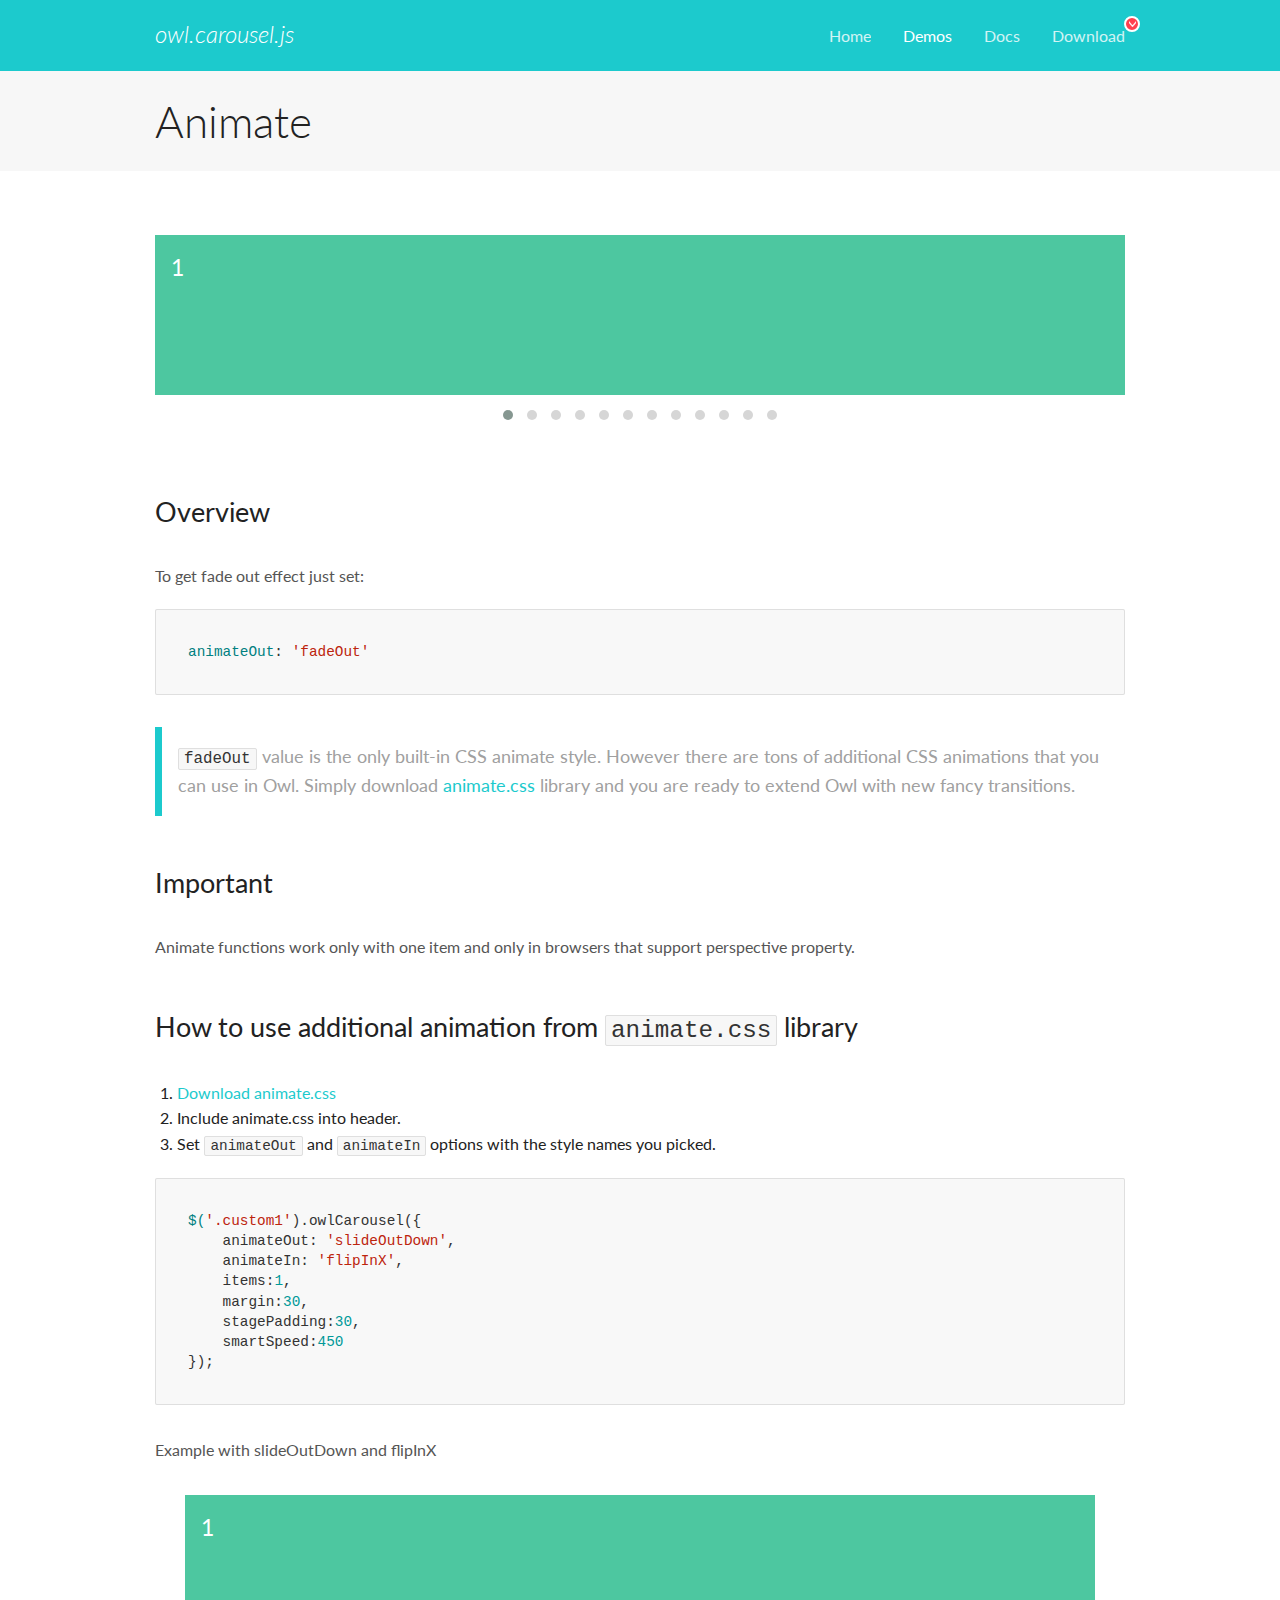
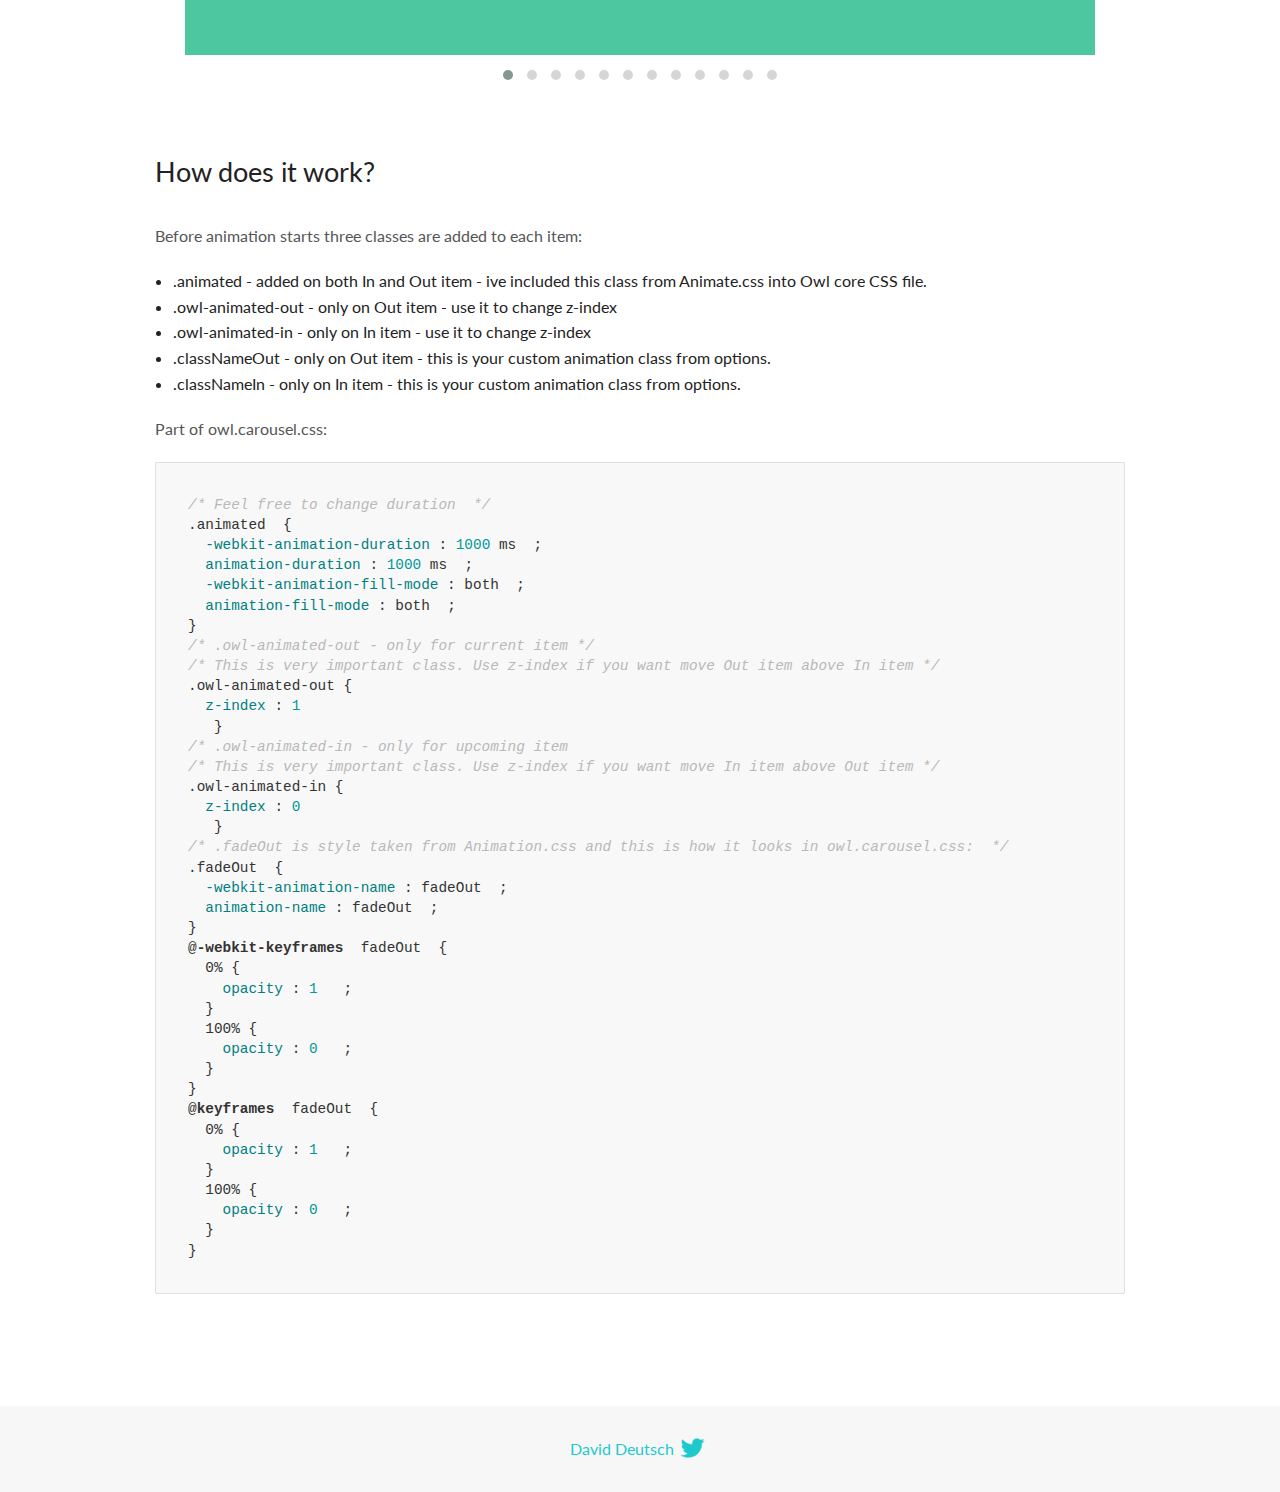
<file: lib/OwlCarousel2-2.3.4/docs/demos/animate.html>
<!DOCTYPE html>
<html lang="en">
  <head>

    <!-- head -->
    <meta charset="utf-8">
    <meta name="msapplication-tap-highlight" content="no" />
    <meta name="viewport" content="width=device-width, initial-scale=1.0" />
    <meta name="description" content="Animate carousel">
    <meta name="author" content="David Deutsch">
    <title>
      Animate Demo | Owl Carousel | 2.3.4
    </title>

    <!-- Stylesheets -->
    <link href='https://fonts.googleapis.com/css?family=Lato:300,400,700,400italic,300italic' rel='stylesheet' type='text/css'>
    <link rel="stylesheet" href="../assets/css/docs.theme.min.css">

    <!-- Owl Stylesheets -->
    <link rel="stylesheet" href="../assets/owlcarousel/assets/owl.carousel.min.css">
    <link rel="stylesheet" href="../assets/owlcarousel/assets/owl.theme.default.min.css">

    <!-- HTML5 shim and Respond.js IE8 support of HTML5 elements and media queries -->

    <!--[if lt IE 9]>
      <script src="https://oss.maxcdn.com/libs/html5shiv/3.7.0/html5shiv.js"></script>
      <script src="https://oss.maxcdn.com/libs/respond.js/1.3.0/respond.min.js"></script>
    <![endif]-->

    <!-- Favicons -->
    <link rel="apple-touch-icon-precomposed" sizes="144x144" href="../assets/ico/apple-touch-icon-144-precomposed.png">
    <link rel="shortcut icon" href="../assets/ico/favicon.png">
    <link rel="shortcut icon" href="favicon.ico">

    <!-- Yeah i know js should not be in header. Its required for demos.-->

    <!-- javascript -->
    <script src="../assets/vendors/jquery.min.js"></script>
    <script src="../assets/owlcarousel/owl.carousel.js"></script>
  </head>
  <body>

    <!-- header -->
    <header class="header">
      <div class="row">
        <div class="large-12 columns">
          <div class="brand left">
            <h3>
              <a href="/OwlCarousel2/">owl.carousel.js</a> 
            </h3>
          </div>
          <a id="toggle-nav" class="right">
            <span></span> <span></span> <span></span> 
          </a> 
          <div class="nav-bar">
            <ul class="clearfix">
              <li> <a href="/OwlCarousel2/index.html">Home</a>  </li>
              <li class="active">
                <a href="/OwlCarousel2/demos/demos.html">Demos</a> 
              </li>
              <li> <a href="/OwlCarousel2/docs/started-welcome.html">Docs</a>  </li>
              <li>
                <a href="https://github.com/OwlCarousel2/OwlCarousel2/archive/2.3.4.zip">Download</a> 
                <span class="download"></span> 
              </li>
            </ul>
          </div>
        </div>
      </div>
    </header>

    <!-- title -->
    <section class="title">
      <div class="row">
        <div class="large-12 columns">
          <h1>Animate</h1>
        </div>
      </div>
    </section>

    <!--  Demos -->
    <section id="demos">
      <div class="row">
        <div class="large-12 columns">
          <div class="fadeOut owl-carousel owl-theme">
            <div class="item">
              <h4>1</h4>
            </div>
            <div class="item">
              <h4>2</h4>
            </div>
            <div class="item">
              <h4>3</h4>
            </div>
            <div class="item">
              <h4>4</h4>
            </div>
            <div class="item">
              <h4>5</h4>
            </div>
            <div class="item">
              <h4>6</h4>
            </div>
            <div class="item">
              <h4>7</h4>
            </div>
            <div class="item">
              <h4>8</h4>
            </div>
            <div class="item">
              <h4>9</h4>
            </div>
            <div class="item">
              <h4>10</h4>
            </div>
            <div class="item">
              <h4>11</h4>
            </div>
            <div class="item">
              <h4>12</h4>
            </div>
          </div>
          <h3 id="overview">Overview</h3>
          <p>To get fade out effect just set:</p>
          <pre><code>animateOut: &#39;fadeOut&#39;</code></pre>
          <blockquote>
            <p><code>fadeOut</code> value is the only built-in CSS animate style. However there are tons of additional CSS animations that you can use in Owl. Simply download
              <a href="https://daneden.github.io/animate.css/">animate.css</a>  library and you are ready to extend Owl with new fancy transitions.</p>
          </blockquote>
          <h3 id="important">Important</h3>
          <p>Animate functions work only with one item and only in browsers that support perspective property.</p>
          <h3 id="how-to-use-additional-animation-from-animate-css-library">How to use additional animation from <code>animate.css</code> library</h3>
          <ol>
            <li> <a href="https://daneden.github.io/animate.css/">Download animate.css</a>  </li>
            <li>Include animate.css into header.</li>
            <li>Set <code>animateOut</code> and <code>animateIn</code> options with the style names you picked.</li>
          </ol>
          <pre><code>$(&#39;.custom1&#39;).owlCarousel({
    animateOut: &#39;slideOutDown&#39;,
    animateIn: &#39;flipInX&#39;,
    items:1,
    margin:30,
    stagePadding:30,
    smartSpeed:450
});</code></pre>
          <p>Example with slideOutDown and flipInX</p>
          <div class="custom1 owl-carousel owl-theme">
            <div class="item">
              <h4>1</h4>
            </div>
            <div class="item">
              <h4>2</h4>
            </div>
            <div class="item">
              <h4>3</h4>
            </div>
            <div class="item">
              <h4>4</h4>
            </div>
            <div class="item">
              <h4>5</h4>
            </div>
            <div class="item">
              <h4>6</h4>
            </div>
            <div class="item">
              <h4>7</h4>
            </div>
            <div class="item">
              <h4>8</h4>
            </div>
            <div class="item">
              <h4>9</h4>
            </div>
            <div class="item">
              <h4>10</h4>
            </div>
            <div class="item">
              <h4>11</h4>
            </div>
            <div class="item">
              <h4>12</h4>
            </div>
          </div>
          <h3 id="how-does-it-work-">How does it work?</h3>
          <p>Before animation starts three classes are added to each item:</p>
          <ul>
            <li>.animated - added on both In and Out item - ive included this class from Animate.css into Owl core CSS file.</li>
            <li>.owl-animated-out - only on Out item - use it to change z-index</li>
            <li>.owl-animated-in - only on In item - use it to change z-index</li>
            <li>.classNameOut - only on Out item - this is your custom animation class from options.</li>
            <li>.classNameIn - only on In item - this is your custom animation class from options.</li>
          </ul>
          <p>Part of owl.carousel.css:</p>
          <pre><code class="language-css"><span class="comment">/* Feel free to change duration  */</span> 
<span class="class">.animated</span>  <span class="rules">{
  <span class="rule"><span class="attribute">-webkit-animation-duration</span> :<span class="value"> <span class="number">1000</span> ms</span> </span> ;
  <span class="rule"><span class="attribute">animation-duration</span> :<span class="value"> <span class="number">1000</span> ms</span> </span> ;
  <span class="rule"><span class="attribute">-webkit-animation-fill-mode</span> :<span class="value"> both</span> </span> ;
  <span class="rule"><span class="attribute">animation-fill-mode</span> :<span class="value"> both</span> </span> ;
<span class="rule">}</span> </span> 
<span class="comment">/* .owl-animated-out - only for current item */</span> 
<span class="comment">/* This is very important class. Use z-index if you want move Out item above In item */</span> 
<span class="class">.owl-animated-out</span> <span class="rules">{
  <span class="rule"><span class="attribute">z-index</span> :<span class="value"> <span class="number">1</span> 
</span> </span> </span> }
<span class="comment">/* .owl-animated-in - only for upcoming item
/* This is very important class. Use z-index if you want move In item above Out item */</span> 
<span class="class">.owl-animated-in</span> <span class="rules">{
  <span class="rule"><span class="attribute">z-index</span> :<span class="value"> <span class="number">0</span> 
</span> </span> </span> }
<span class="comment">/* .fadeOut is style taken from Animation.css and this is how it looks in owl.carousel.css:  */</span> 
<span class="class">.fadeOut</span>  <span class="rules">{
  <span class="rule"><span class="attribute">-webkit-animation-name</span> :<span class="value"> fadeOut</span> </span> ;
  <span class="rule"><span class="attribute">animation-name</span> :<span class="value"> fadeOut</span> </span> ;
<span class="rule">}</span> </span> 
<span class="at_rule">@<span class="keyword">-webkit-keyframes</span>  fadeOut </span> {
  0% <span class="rules">{
    <span class="rule"><span class="attribute">opacity</span> :<span class="value"> <span class="number">1</span> </span> </span> ;
  <span class="rule">}</span> </span> 
  100% <span class="rules">{
    <span class="rule"><span class="attribute">opacity</span> :<span class="value"> <span class="number">0</span> </span> </span> ;
  <span class="rule">}</span> </span> 
}
<span class="at_rule">@<span class="keyword">keyframes</span>  fadeOut </span> {
  0% <span class="rules">{
    <span class="rule"><span class="attribute">opacity</span> :<span class="value"> <span class="number">1</span> </span> </span> ;
  <span class="rule">}</span> </span> 
  100% <span class="rules">{
    <span class="rule"><span class="attribute">opacity</span> :<span class="value"> <span class="number">0</span> </span> </span> ;
  <span class="rule">}</span> </span> 
}</code></pre>
          <link rel="stylesheet" href="../assets/css/animate.css">
          <script>
            jQuery(document).ready(function($) {
              $('.fadeOut').owlCarousel({
                items: 1,
                animateOut: 'fadeOut',
                loop: true,
                margin: 10,
              });
              $('.custom1').owlCarousel({
                animateOut: 'slideOutDown',
                animateIn: 'flipInX',
                items: 1,
                margin: 30,
                stagePadding: 30,
                smartSpeed: 450
              });
            });
          </script>
        </div>
      </div>
    </section>

    <!-- footer -->
    <footer class="footer">
      <div class="row">
        <div class="large-12 columns">
          <h5>
            <a href="/OwlCarousel2/docs/support-contact.html">David Deutsch</a> 
            <a id="custom-tweet-button" href="https://twitter.com/share?url=https://github.com/OwlCarousel2/OwlCarousel2&text=Owl Carousel - This is so awesome! " target="_blank"></a> 
          </h5>
        </div>
      </div>
    </footer>

    <!-- vendors -->
    <script src="../assets/vendors/highlight.js"></script>
    <script src="../assets/js/app.js"></script>
  </body>
</html>
</file>
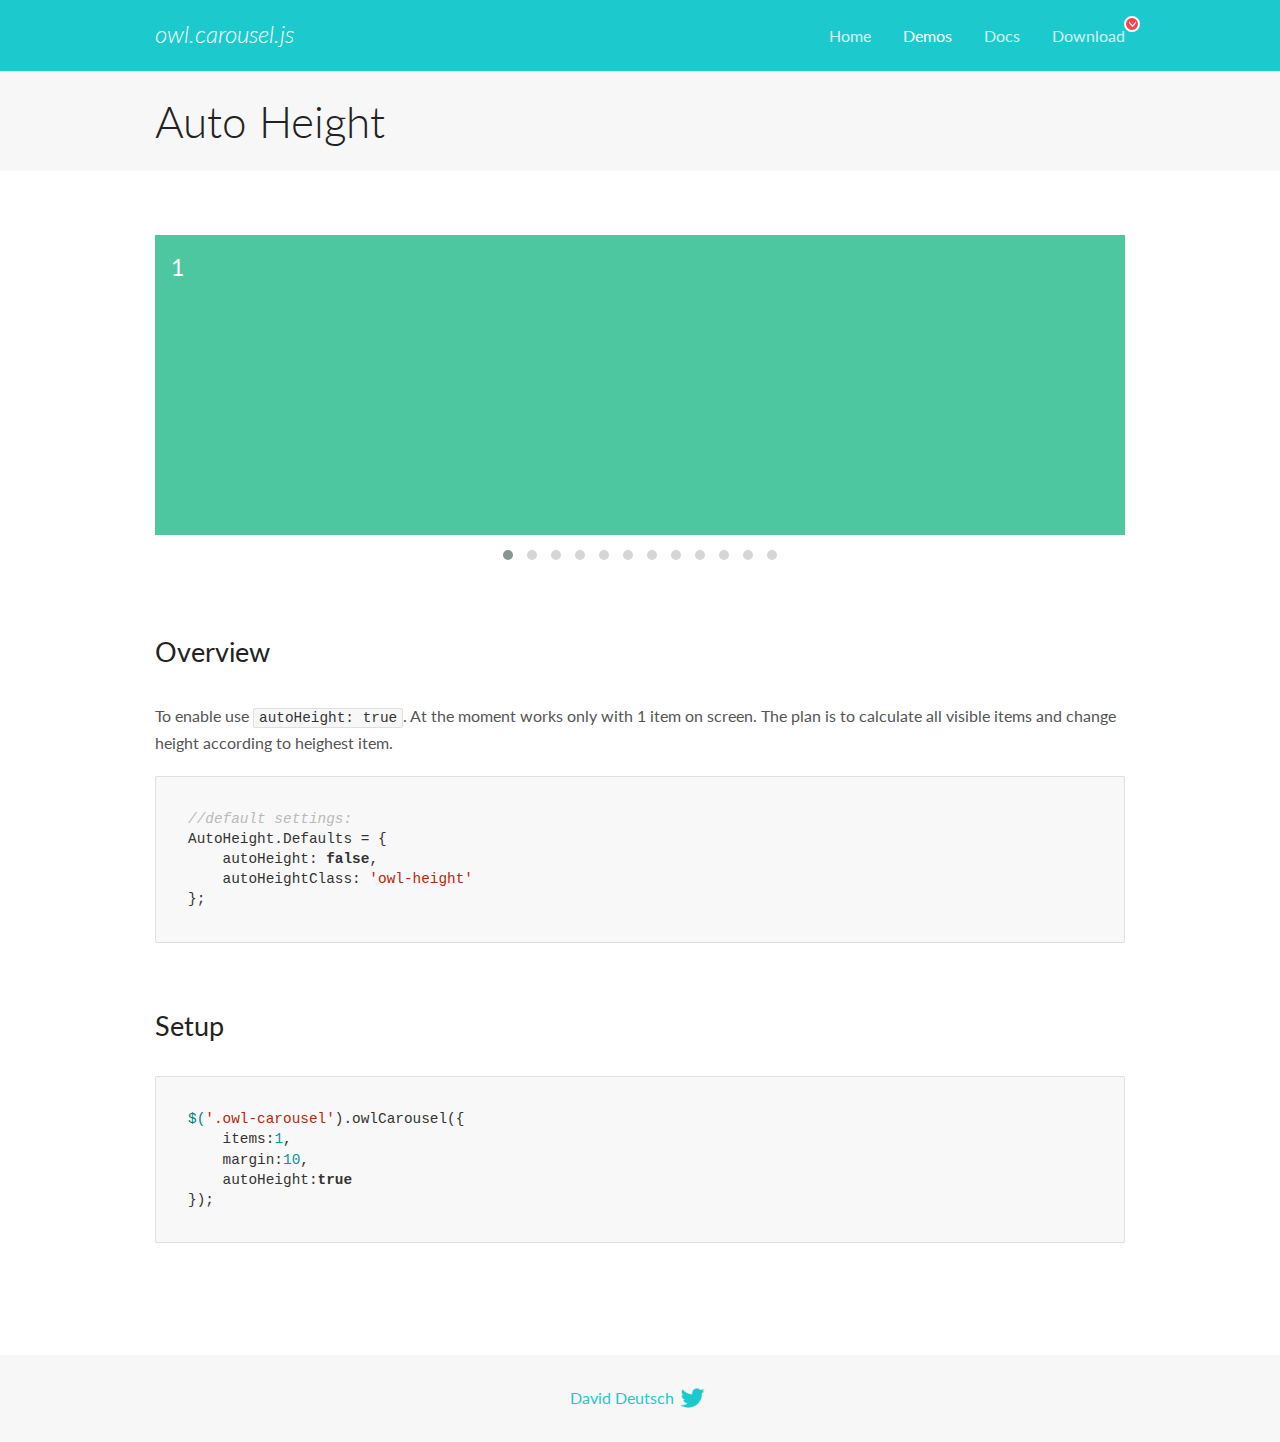
<file: lib/OwlCarousel2-2.3.4/docs/demos/autoheight.html>
<!DOCTYPE html>
<html lang="en">
  <head>

    <!-- head -->
    <meta charset="utf-8">
    <meta name="msapplication-tap-highlight" content="no" />
    <meta name="viewport" content="width=device-width, initial-scale=1.0" />
    <meta name="description" content="autoHeight usage demo">
    <meta name="author" content="David Deutsch">
    <title>
      Auto Height Demo | Owl Carousel | 2.3.4
    </title>

    <!-- Stylesheets -->
    <link href='https://fonts.googleapis.com/css?family=Lato:300,400,700,400italic,300italic' rel='stylesheet' type='text/css'>
    <link rel="stylesheet" href="../assets/css/docs.theme.min.css">

    <!-- Owl Stylesheets -->
    <link rel="stylesheet" href="../assets/owlcarousel/assets/owl.carousel.min.css">
    <link rel="stylesheet" href="../assets/owlcarousel/assets/owl.theme.default.min.css">

    <!-- HTML5 shim and Respond.js IE8 support of HTML5 elements and media queries -->

    <!--[if lt IE 9]>
      <script src="https://oss.maxcdn.com/libs/html5shiv/3.7.0/html5shiv.js"></script>
      <script src="https://oss.maxcdn.com/libs/respond.js/1.3.0/respond.min.js"></script>
    <![endif]-->

    <!-- Favicons -->
    <link rel="apple-touch-icon-precomposed" sizes="144x144" href="../assets/ico/apple-touch-icon-144-precomposed.png">
    <link rel="shortcut icon" href="../assets/ico/favicon.png">
    <link rel="shortcut icon" href="favicon.ico">

    <!-- Yeah i know js should not be in header. Its required for demos.-->

    <!-- javascript -->
    <script src="../assets/vendors/jquery.min.js"></script>
    <script src="../assets/owlcarousel/owl.carousel.js"></script>
  </head>
  <body>

    <!-- header -->
    <header class="header">
      <div class="row">
        <div class="large-12 columns">
          <div class="brand left">
            <h3>
              <a href="/OwlCarousel2/">owl.carousel.js</a> 
            </h3>
          </div>
          <a id="toggle-nav" class="right">
            <span></span> <span></span> <span></span> 
          </a> 
          <div class="nav-bar">
            <ul class="clearfix">
              <li> <a href="/OwlCarousel2/index.html">Home</a>  </li>
              <li class="active">
                <a href="/OwlCarousel2/demos/demos.html">Demos</a> 
              </li>
              <li> <a href="/OwlCarousel2/docs/started-welcome.html">Docs</a>  </li>
              <li>
                <a href="https://github.com/OwlCarousel2/OwlCarousel2/archive/2.3.4.zip">Download</a> 
                <span class="download"></span> 
              </li>
            </ul>
          </div>
        </div>
      </div>
    </header>

    <!-- title -->
    <section class="title">
      <div class="row">
        <div class="large-12 columns">
          <h1>Auto Height</h1>
        </div>
      </div>
    </section>

    <!--  Demos -->
    <section id="demos">
      <div class="row">
        <div class="large-12 columns">
          <div class="owl-carousel owl-theme">
            <div class="item" style="height:300px">
              <h4>1</h4>
            </div>
            <div class="item" style="height:100px">
              <h4>2</h4>
            </div>
            <div class="item" style="height:500px">
              <h4>3</h4>
            </div>
            <div class="item" style="height:250px">
              <h4>4</h4>
            </div>
            <div class="item" style="height:400px">
              <h4>5</h4>
            </div>
            <div class="item" style="height:500px">
              <h4>6</h4>
            </div>
            <div class="item" style="height:600px">
              <h4>7</h4>
            </div>
            <div class="item" style="height:400px">
              <h4>8</h4>
            </div>
            <div class="item" style="height:300px">
              <h4>9</h4>
            </div>
            <div class="item" style="height:350px">
              <h4>10</h4>
            </div>
            <div class="item" style="height:200px">
              <h4>11</h4>
            </div>
            <div class="item" style="height:150px">
              <h4>12</h4>
            </div>
          </div>
          <h3 id="overview">Overview</h3>
          <p>To enable use <code>autoHeight: true</code>. At the moment works only with 1 item on screen. The plan is to calculate all visible items and change height according to heighest item.</p>
          <pre><code>//default settings:
AutoHeight.Defaults = {
    autoHeight: false,
    autoHeightClass: &#39;owl-height&#39;
};</code></pre>
          <h3 id="setup">Setup</h3>
          <pre><code>$(&#39;.owl-carousel&#39;).owlCarousel({
    items:1,
    margin:10,
    autoHeight:true
});</code></pre>
          <script>
            $(document).ready(function() {
              $('.owl-carousel').owlCarousel({
                items: 1,
                margin: 10,
                autoHeight: true
              });
            })
          </script>
        </div>
      </div>
    </section>

    <!-- footer -->
    <footer class="footer">
      <div class="row">
        <div class="large-12 columns">
          <h5>
            <a href="/OwlCarousel2/docs/support-contact.html">David Deutsch</a> 
            <a id="custom-tweet-button" href="https://twitter.com/share?url=https://github.com/OwlCarousel2/OwlCarousel2&text=Owl Carousel - This is so awesome! " target="_blank"></a> 
          </h5>
        </div>
      </div>
    </footer>

    <!-- vendors -->
    <script src="../assets/vendors/highlight.js"></script>
    <script src="../assets/js/app.js"></script>
  </body>
</html>
</file>
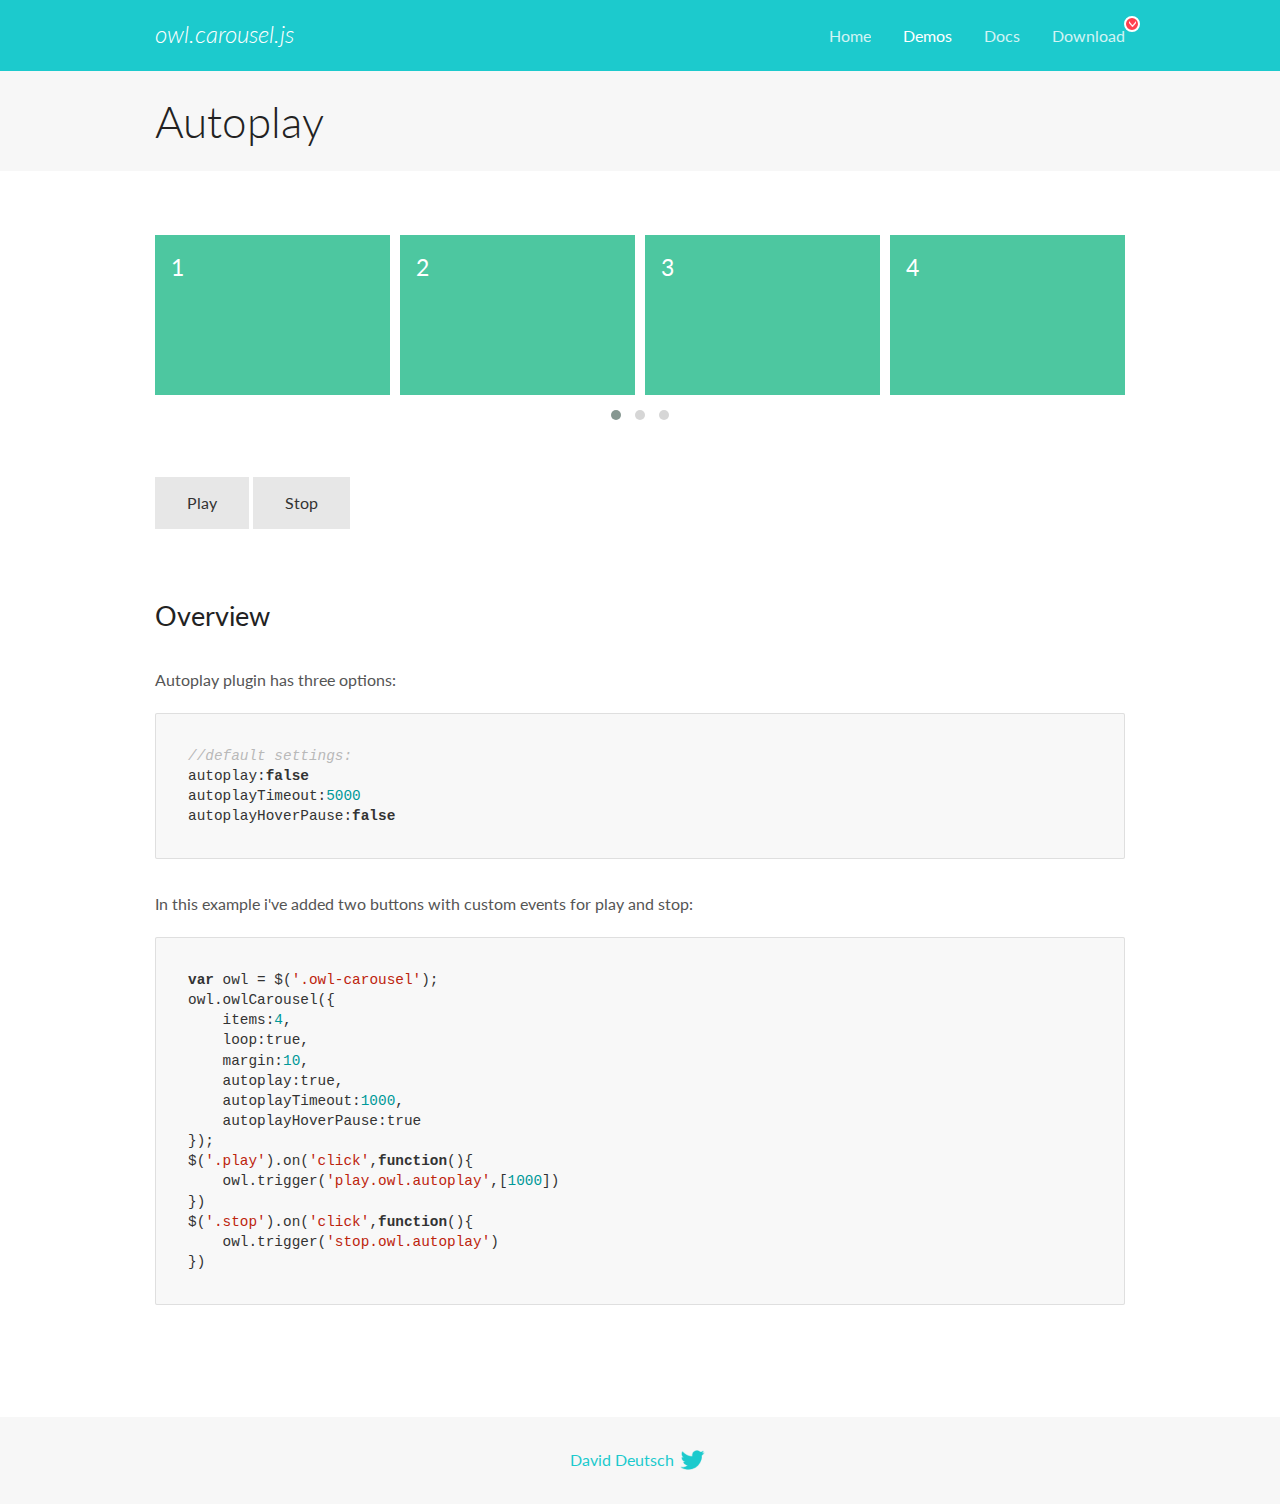
<file: lib/OwlCarousel2-2.3.4/docs/demos/autoplay.html>
<!DOCTYPE html>
<html lang="en">
  <head>

    <!-- head -->
    <meta charset="utf-8">
    <meta name="msapplication-tap-highlight" content="no" />
    <meta name="viewport" content="width=device-width, initial-scale=1.0" />
    <meta name="description" content="Autoplay usage demo">
    <meta name="author" content="David Deutsch">
    <title>
      Autoplay Demo | Owl Carousel | 2.3.4
    </title>

    <!-- Stylesheets -->
    <link href='https://fonts.googleapis.com/css?family=Lato:300,400,700,400italic,300italic' rel='stylesheet' type='text/css'>
    <link rel="stylesheet" href="../assets/css/docs.theme.min.css">

    <!-- Owl Stylesheets -->
    <link rel="stylesheet" href="../assets/owlcarousel/assets/owl.carousel.min.css">
    <link rel="stylesheet" href="../assets/owlcarousel/assets/owl.theme.default.min.css">

    <!-- HTML5 shim and Respond.js IE8 support of HTML5 elements and media queries -->

    <!--[if lt IE 9]>
      <script src="https://oss.maxcdn.com/libs/html5shiv/3.7.0/html5shiv.js"></script>
      <script src="https://oss.maxcdn.com/libs/respond.js/1.3.0/respond.min.js"></script>
    <![endif]-->

    <!-- Favicons -->
    <link rel="apple-touch-icon-precomposed" sizes="144x144" href="../assets/ico/apple-touch-icon-144-precomposed.png">
    <link rel="shortcut icon" href="../assets/ico/favicon.png">
    <link rel="shortcut icon" href="favicon.ico">

    <!-- Yeah i know js should not be in header. Its required for demos.-->

    <!-- javascript -->
    <script src="../assets/vendors/jquery.min.js"></script>
    <script src="../assets/owlcarousel/owl.carousel.js"></script>
  </head>
  <body>

    <!-- header -->
    <header class="header">
      <div class="row">
        <div class="large-12 columns">
          <div class="brand left">
            <h3>
              <a href="/OwlCarousel2/">owl.carousel.js</a> 
            </h3>
          </div>
          <a id="toggle-nav" class="right">
            <span></span> <span></span> <span></span> 
          </a> 
          <div class="nav-bar">
            <ul class="clearfix">
              <li> <a href="/OwlCarousel2/index.html">Home</a>  </li>
              <li class="active">
                <a href="/OwlCarousel2/demos/demos.html">Demos</a> 
              </li>
              <li> <a href="/OwlCarousel2/docs/started-welcome.html">Docs</a>  </li>
              <li>
                <a href="https://github.com/OwlCarousel2/OwlCarousel2/archive/2.3.4.zip">Download</a> 
                <span class="download"></span> 
              </li>
            </ul>
          </div>
        </div>
      </div>
    </header>

    <!-- title -->
    <section class="title">
      <div class="row">
        <div class="large-12 columns">
          <h1>Autoplay</h1>
        </div>
      </div>
    </section>

    <!--  Demos -->
    <section id="demos">
      <div class="row">
        <div class="large-12 columns">
          <div class="owl-carousel owl-theme">
            <div class="item">
              <h4>1</h4>
            </div>
            <div class="item">
              <h4>2</h4>
            </div>
            <div class="item">
              <h4>3</h4>
            </div>
            <div class="item">
              <h4>4</h4>
            </div>
            <div class="item">
              <h4>5</h4>
            </div>
            <div class="item">
              <h4>6</h4>
            </div>
            <div class="item">
              <h4>7</h4>
            </div>
            <div class="item">
              <h4>8</h4>
            </div>
            <div class="item">
              <h4>9</h4>
            </div>
            <div class="item">
              <h4>10</h4>
            </div>
            <div class="item">
              <h4>11</h4>
            </div>
            <div class="item">
              <h4>12</h4>
            </div>
          </div>
          <a class="button secondary play">Play</a> 
          <a class="button secondary stop">Stop</a> 
          <h3 id="overview">Overview</h3>
          <p>Autoplay plugin has three options:</p>
          <pre><code>//default settings:
autoplay:false
autoplayTimeout:5000
autoplayHoverPause:false</code></pre>
          <p>In this example i&#39;ve added two buttons with custom events for play and stop:</p>
          <pre><code>var owl = $(&#39;.owl-carousel&#39;);
owl.owlCarousel({
    items:4,
    loop:true,
    margin:10,
    autoplay:true,
    autoplayTimeout:1000,
    autoplayHoverPause:true
});
$(&#39;.play&#39;).on(&#39;click&#39;,function(){
    owl.trigger(&#39;play.owl.autoplay&#39;,[1000])
})
$(&#39;.stop&#39;).on(&#39;click&#39;,function(){
    owl.trigger(&#39;stop.owl.autoplay&#39;)
})</code></pre>
          <script>
            $(document).ready(function() {
              var owl = $('.owl-carousel');
              owl.owlCarousel({
                items: 4,
                loop: true,
                margin: 10,
                autoplay: true,
                autoplayTimeout: 1000,
                autoplayHoverPause: true
              });
              $('.play').on('click', function() {
                owl.trigger('play.owl.autoplay', [1000])
              })
              $('.stop').on('click', function() {
                owl.trigger('stop.owl.autoplay')
              })
            })
          </script>
        </div>
      </div>
    </section>

    <!-- footer -->
    <footer class="footer">
      <div class="row">
        <div class="large-12 columns">
          <h5>
            <a href="/OwlCarousel2/docs/support-contact.html">David Deutsch</a> 
            <a id="custom-tweet-button" href="https://twitter.com/share?url=https://github.com/OwlCarousel2/OwlCarousel2&text=Owl Carousel - This is so awesome! " target="_blank"></a> 
          </h5>
        </div>
      </div>
    </footer>

    <!-- vendors -->
    <script src="../assets/vendors/highlight.js"></script>
    <script src="../assets/js/app.js"></script>
  </body>
</html>
</file>
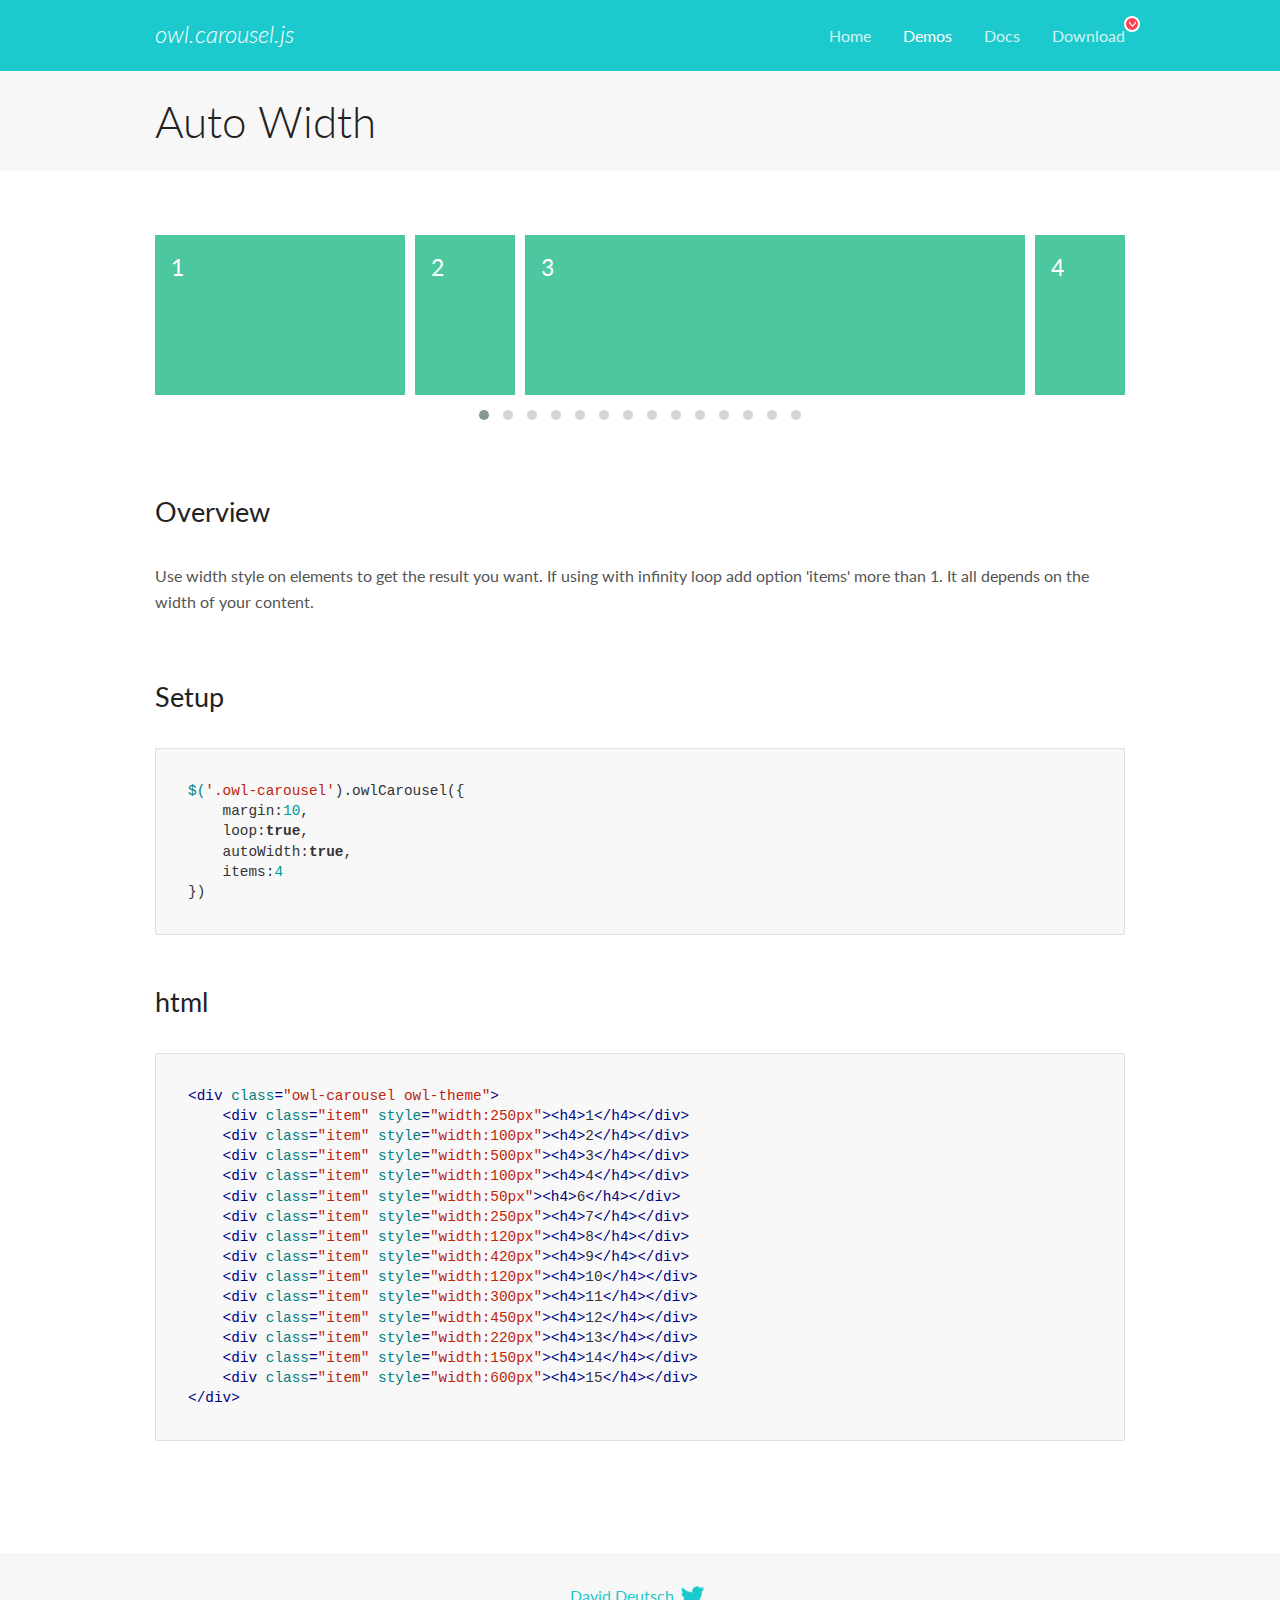
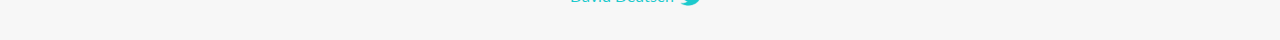
<file: lib/OwlCarousel2-2.3.4/docs/demos/autowidth.html>
<!DOCTYPE html>
<html lang="en">
  <head>

    <!-- head -->
    <meta charset="utf-8">
    <meta name="msapplication-tap-highlight" content="no" />
    <meta name="viewport" content="width=device-width, initial-scale=1.0" />
    <meta name="description" content="Auto Width">
    <meta name="author" content="David Deutsch">
    <title>
      Auto Width Demo | Owl Carousel | 2.3.4
    </title>

    <!-- Stylesheets -->
    <link href='https://fonts.googleapis.com/css?family=Lato:300,400,700,400italic,300italic' rel='stylesheet' type='text/css'>
    <link rel="stylesheet" href="../assets/css/docs.theme.min.css">

    <!-- Owl Stylesheets -->
    <link rel="stylesheet" href="../assets/owlcarousel/assets/owl.carousel.min.css">
    <link rel="stylesheet" href="../assets/owlcarousel/assets/owl.theme.default.min.css">

    <!-- HTML5 shim and Respond.js IE8 support of HTML5 elements and media queries -->

    <!--[if lt IE 9]>
      <script src="https://oss.maxcdn.com/libs/html5shiv/3.7.0/html5shiv.js"></script>
      <script src="https://oss.maxcdn.com/libs/respond.js/1.3.0/respond.min.js"></script>
    <![endif]-->

    <!-- Favicons -->
    <link rel="apple-touch-icon-precomposed" sizes="144x144" href="../assets/ico/apple-touch-icon-144-precomposed.png">
    <link rel="shortcut icon" href="../assets/ico/favicon.png">
    <link rel="shortcut icon" href="favicon.ico">

    <!-- Yeah i know js should not be in header. Its required for demos.-->

    <!-- javascript -->
    <script src="../assets/vendors/jquery.min.js"></script>
    <script src="../assets/owlcarousel/owl.carousel.js"></script>
  </head>
  <body>

    <!-- header -->
    <header class="header">
      <div class="row">
        <div class="large-12 columns">
          <div class="brand left">
            <h3>
              <a href="/OwlCarousel2/">owl.carousel.js</a> 
            </h3>
          </div>
          <a id="toggle-nav" class="right">
            <span></span> <span></span> <span></span> 
          </a> 
          <div class="nav-bar">
            <ul class="clearfix">
              <li> <a href="/OwlCarousel2/index.html">Home</a>  </li>
              <li class="active">
                <a href="/OwlCarousel2/demos/demos.html">Demos</a> 
              </li>
              <li> <a href="/OwlCarousel2/docs/started-welcome.html">Docs</a>  </li>
              <li>
                <a href="https://github.com/OwlCarousel2/OwlCarousel2/archive/2.3.4.zip">Download</a> 
                <span class="download"></span> 
              </li>
            </ul>
          </div>
        </div>
      </div>
    </header>

    <!-- title -->
    <section class="title">
      <div class="row">
        <div class="large-12 columns">
          <h1>Auto Width</h1>
        </div>
      </div>
    </section>

    <!--  Demos -->
    <section id="demos">
      <div class="row">
        <div class="large-12 columns">
          <div class="owl-carousel owl-theme">
            <div class="item" style="width:250px">
              <h4>1</h4>
            </div>
            <div class="item" style="width:100px">
              <h4>2</h4>
            </div>
            <div class="item" style="width:500px">
              <h4>3</h4>
            </div>
            <div class="item" style="width:100px">
              <h4>4</h4>
            </div>
            <div class="item" style="width:50px">
              <h4>6</h4>
            </div>
            <div class="item" style="width:250px">
              <h4>7</h4>
            </div>
            <div class="item" style="width:120px">
              <h4>8</h4>
            </div>
            <div class="item" style="width:420px">
              <h4>9</h4>
            </div>
            <div class="item" style="width:120px">
              <h4>10</h4>
            </div>
            <div class="item" style="width:300px">
              <h4>11</h4>
            </div>
            <div class="item" style="width:450px">
              <h4>12</h4>
            </div>
            <div class="item" style="width:220px">
              <h4>13</h4>
            </div>
            <div class="item" style="width:150px">
              <h4>14</h4>
            </div>
            <div class="item" style="width:600px">
              <h4>15</h4>
            </div>
          </div>
          <h3 id="overview">Overview</h3>
          <p>Use width style on elements to get the result you want. If using with infinity loop add option &#39;items&#39; more than 1. It all depends on the width of your content.</p>
          <h3 id="setup">Setup</h3>
          <pre><code>$(&#39;.owl-carousel&#39;).owlCarousel({
    margin:10,
    loop:true,
    autoWidth:true,
    items:4
})</code></pre>
          <h3 id="html">html</h3>
          <pre><code>&lt;div class=&quot;owl-carousel owl-theme&quot;&gt;
    &lt;div class=&quot;item&quot; style=&quot;width:250px&quot;&gt;&lt;h4&gt;1&lt;/h4&gt;&lt;/div&gt;
    &lt;div class=&quot;item&quot; style=&quot;width:100px&quot;&gt;&lt;h4&gt;2&lt;/h4&gt;&lt;/div&gt;
    &lt;div class=&quot;item&quot; style=&quot;width:500px&quot;&gt;&lt;h4&gt;3&lt;/h4&gt;&lt;/div&gt;
    &lt;div class=&quot;item&quot; style=&quot;width:100px&quot;&gt;&lt;h4&gt;4&lt;/h4&gt;&lt;/div&gt;
    &lt;div class=&quot;item&quot; style=&quot;width:50px&quot;&gt;&lt;h4&gt;6&lt;/h4&gt;&lt;/div&gt;
    &lt;div class=&quot;item&quot; style=&quot;width:250px&quot;&gt;&lt;h4&gt;7&lt;/h4&gt;&lt;/div&gt;
    &lt;div class=&quot;item&quot; style=&quot;width:120px&quot;&gt;&lt;h4&gt;8&lt;/h4&gt;&lt;/div&gt;
    &lt;div class=&quot;item&quot; style=&quot;width:420px&quot;&gt;&lt;h4&gt;9&lt;/h4&gt;&lt;/div&gt;
    &lt;div class=&quot;item&quot; style=&quot;width:120px&quot;&gt;&lt;h4&gt;10&lt;/h4&gt;&lt;/div&gt;
    &lt;div class=&quot;item&quot; style=&quot;width:300px&quot;&gt;&lt;h4&gt;11&lt;/h4&gt;&lt;/div&gt;
    &lt;div class=&quot;item&quot; style=&quot;width:450px&quot;&gt;&lt;h4&gt;12&lt;/h4&gt;&lt;/div&gt;
    &lt;div class=&quot;item&quot; style=&quot;width:220px&quot;&gt;&lt;h4&gt;13&lt;/h4&gt;&lt;/div&gt;
    &lt;div class=&quot;item&quot; style=&quot;width:150px&quot;&gt;&lt;h4&gt;14&lt;/h4&gt;&lt;/div&gt;
    &lt;div class=&quot;item&quot; style=&quot;width:600px&quot;&gt;&lt;h4&gt;15&lt;/h4&gt;&lt;/div&gt;
&lt;/div&gt;</code></pre>
          <script>
            $(document).ready(function() {
              $('.owl-carousel').owlCarousel({
                margin: 10,
                loop: true,
                autoWidth: true,
                items: 4
              })
            })
          </script>
        </div>
      </div>
    </section>

    <!-- footer -->
    <footer class="footer">
      <div class="row">
        <div class="large-12 columns">
          <h5>
            <a href="/OwlCarousel2/docs/support-contact.html">David Deutsch</a> 
            <a id="custom-tweet-button" href="https://twitter.com/share?url=https://github.com/OwlCarousel2/OwlCarousel2&text=Owl Carousel - This is so awesome! " target="_blank"></a> 
          </h5>
        </div>
      </div>
    </footer>

    <!-- vendors -->
    <script src="../assets/vendors/highlight.js"></script>
    <script src="../assets/js/app.js"></script>
  </body>
</html>
</file>
<file: styles/style.css>
/* Propiedades de categoria iconos */
.category-item {
    width: 100px;
    text-align: center;
    margin: 0 10px;
    flex-shrink: 0;
}
/* Estilos por icono en las categorias*/
.category-icon {
    width: 60px;
    height: 60px;
    background-color: white;
    border-radius: 50%;
    box-shadow: 0 2px 5px rgba(0, 0, 0, 0.1);
    display: flex;
    align-items: center;
    justify-content: center;
    margin: 0 auto 10px auto;
}
/*tamaño icono de categoria*/
.category-icon img {
    max-width: 30px;
    max-height: 30px;
}

.category-text {
    font-size: 0.875rem;
    color: #333;
}
/* Quita la linea del enlace*/
a {
    text-decoration: none;
}

/* Propiedades generales*/
.contenedor {
  max-width: 1200px;
  margin: 0 auto;
  padding-left: 1rem;
  padding-right: 1rem;
}
/* Divisiones por filas */
.separador {
  display: flex;
  flex-wrap: wrap;
  margin-left: -0.5rem;
  margin-right: -0.5rem;
}
.division {
  flex: 1;
  padding-left: 0.5rem;
  padding-right: 0.5rem;
}

.py-2-custom {
  padding-top: 0.5rem;
  padding-bottom: 0.5rem;
}

.p-2-custom {
  padding: 1%;
}

.p-3-custom {
  padding: 1rem;
}

.mx-3-custom {
  margin-left: 1rem;
  margin-right: 1rem;
}

.me-2-custom {
  margin-right: 0.5rem;
}

.gap-custom {
  gap: 0.75rem;
}

.text-center-custom {
  text-align: center;
}

.text-white-custom {
  color: white;
}

.no-underline {
  text-decoration: none;
}

.font-semibold {
  font-weight: 600;
}

.fs-5-custom {
  font-size: 1.25rem;
}

.gy-custom > * {
  margin-bottom: 1rem;
}

.mt-custom {
  margin-top: 1rem;
}

.prom{
  text-align: center;
}

/* Propiedades de categoria iconos */
.category-item {
    width: 100px;
    text-align: center;
    margin: 0 10px;
    flex-shrink: 0;
}
/* Estilos por icono en las categorias*/
.category-icon {
    width: 60px;
    height: 60px;
    background-color: white;
    border-radius: 50%;
    box-shadow: 0 2px 5px rgba(0, 0, 0, 0.1);
    display: flex;
    align-items: center;
    justify-content: center;
    margin: 0 auto 10px auto;
}
/*tamaño icono de categoria*/
.category-icon img {
    max-width: 30px;
    max-height: 30px;
}

.category-text {
    font-size: 0.875rem;
    color: #333;
}
/* Quita la linea del enlace*/
a {
    text-decoration: none;
}
/* Reset básico */
* {
  margin: 0;
  padding: 0;
  box-sizing: border-box;
}

body {
  font-family: Arial, sans-serif;
  color: #333;
  background-color: #f5f5f5;
}

/* Navbar superior */
.navbar-top {
  background-color: #1e1e2f;
  padding: 1rem;
  color: white;
}

.navbar-container {
  display: flex;
  justify-content: space-between;
  align-items: center;
  gap: 1rem;
  max-width: 1200px;
  margin: auto;
}

.logo {
  height: 40px;
}

.search-bar {
  flex: 1;
  padding: 0.5rem 1rem;
  border-radius: 20px;
  border: none;
}

.icon-group {
  display: flex;
  align-items: center;
  gap: 1rem;
}

.icon-btn {
  background: none;
  border: none;
  color: white;
  cursor: pointer;
  font-size: 1.1rem;
}

.icon-btn span {
  margin-left: 0.3rem;
}

/* Navbar inferior */
.navbar-bottom {
  background-color: #343a40;
  color: white;
  display: flex;
  justify-content: space-between;
  align-items: center;
  padding: 0.8rem 1rem;
  flex-wrap: wrap;
}

.bottom-links a,
.amazon-link {
  margin-right: 1rem;
  text-decoration: none;
  color: white;
  font-weight: 500;
}

/* Título */
.header {
  text-align: center;
  margin: 2rem 0 1rem;
}

/* Grid de productos */
.product-grid {
  display: grid;
  grid-template-columns: repeat(auto-fill, minmax(260px, 1fr));
  gap: 2rem;
  max-width: 1200px;
  margin: auto;
  padding: 1rem;
}

.product-card {
  background-color: white;
  border-radius: 8px;
  overflow: hidden;
  box-shadow: 0 2px 8px rgba(0, 0, 0, 0.1);
  display: flex;
  flex-direction: column;
}

.product-card img {
  width: 100%;
  height: auto;
}

.card-content {
  padding: 1rem;
}

.card-content h5 {
  font-size: 1rem;
  margin-bottom: 0.5rem;
}

.card-content p {
  font-size: 0.9rem;
  margin: 0.3rem 0;
}

.price {
  font-weight: bold;
  font-size: 1.1rem;
  margin: 0.5rem 0;
}

.tag {
  color: #888;
  font-size: 0.8rem;
}

/* Botón agregar */
.add-btn {
  padding: 0.5rem 1rem;
  background-color: #0077cc;
  color: white;
  border: none;
  border-radius: 20px;
  cursor: pointer;
  margin-top: 0.5rem;
}

.add-btn:hover {
  background-color: #005fa3;
}

/* Footer */
.footer {
  background-color: #1e1e2f;
  color: white;
  padding: 2rem 1rem;
}

.footer-content {
  display: grid;
  grid-template-columns: repeat(auto-fit, minmax(200px, 1fr));
  gap: 1.5rem;
  max-width: 1200px;
  margin: auto;
}

.footer-section h5 {
  margin-bottom: 0.5rem;
  font-size: 1.1rem;
}

.footer-section ul {
  list-style: none;
}

.footer-section ul li {
  margin-bottom: 0.3rem;
  font-size: 0.9rem;
}

.footer-section a {
  text-decoration: none;
  color: white;
}

.social-icons a {
  margin-right: 0.5rem;
  color: white;
  font-size: 1.2rem;
}

.footer-bottom {
  text-align: center;
  padding-top: 1rem;
  font-size: 0.8rem;
}
/* Carrito */

/*Caja principal del carrito*/
.shopping-cart {
  width: 750px;
  height: 423px;
  margin: 80px auto;
  background: #FFFFFF;
  box-shadow: 1px 2px 3px 0px rgba(0,0,0,0.10);
  border-radius: 6px;
 
  display: flex;
  flex-direction: column;
}
/*Caja de Titulo*/
.title {
  height: 60px;
  border-bottom: 1px solid #E1E8EE;
  padding: 20px 30px;
  color: #5E6977;
  font-size: 18px;
  font-weight: 400;
}
/*Espaciado entre items*/
.item {
  padding: 20px 30px;
  height: 120px;
  display: flex;
}
/*Borde entre elementos*/
.item:nth-child(3) {
  border-top:  1px solid #E1E8EE;
  border-bottom:  1px solid #E1E8EE;
}
.buttons {
  position: relative;
  padding-top: 30px;
  margin-right: 60px;
}
.delete-btn,
.like-btn {
  display: inline-block;
  Cursor: pointer;
}
.delete-btn {
  width: 18px;
  height: 17px;
  background: url(&amp;amp;quot;delete-icn.svg&amp;amp;quot;) no-repeat center;
}
 
.like-btn {
  position: absolute;
  top: 9px;
  left: 15px;
  background: url('twitter-heart.png');
  width: 60px;
  height: 60px;
  background-size: 2900%;
  background-repeat: no-repeat;
}

/*Propiedades de la imagen en carrito*/
.image {
  margin-right: 50px;
  display: flex;
  align-items: center;
  vertical-align: center;
}
/*Propiedades de texto en descripción de carrito de compras*/
.description {
  padding-top: 10px;
  margin-right: 60px;
  width: 115px;
}
 
.description span {
  display: block;
  font-size: 14px;
  color: #43484D;
  font-weight: 400;
}
 
.description span:first-child {
  margin-bottom: 5px;
}
.description span:last-child {
  font-weight: 300;
  margin-top: 8px;
  color: #86939E;
}
/*Entrada de cantidad de producto*/
.quantity {
  padding-top: 20px;
  margin-right: 60px;
}
/*Apariencia de la cantidad de producto*/
.quantity input {
  -webkit-appearance: none;
  border: none;
  text-align: center;
  width: 32px;
  font-size: 16px;
  color: #43484D;
  font-weight: 300;
}
/*Estilos para botones de + y - */
.plus-btn, .minus-btn{
  width: 30px;
  height: 30px;
  background-color: #E1E8EE;
  border-radius: 6px;
  border: none;
  cursor: pointer;
}
/* Propiedades del precio de los elementos en carrito*/
.total-price {
  width: 83px;
  padding-top: 27px;
  text-align: center;
  font-size: 16px;
  color: #43484D;
  font-weight: 300;
}
/*Propiedades del texto del total a pagar*/
.subtotal {
  background-color: #FFFFFF;
  padding: 2%;
  border-top: 1px solid #E1E8EE;
  text-align: right;
  font-weight: bolder;
  padding-right: 4em;
}
/*Estilos del perfil*/
.principal {
  width: 100%;
  height: auto;
  text-align: center;
}
/*Centrado de la foto de perfil*/
.fotoc {
  display: flex;
  align-items: center;
  justify-content: center;
}
/*Propiedades de la foto*/
.foto {
  width: 15em;
  border-radius: 50%;
}

.centrado {
  display: flex;
  align-items: center;
  justify-content: center;
}
.about {
  background-color: #FFFFFF;
  padding: 2%;
  width: 50%;
  border-radius: 5px;
}
</file>
